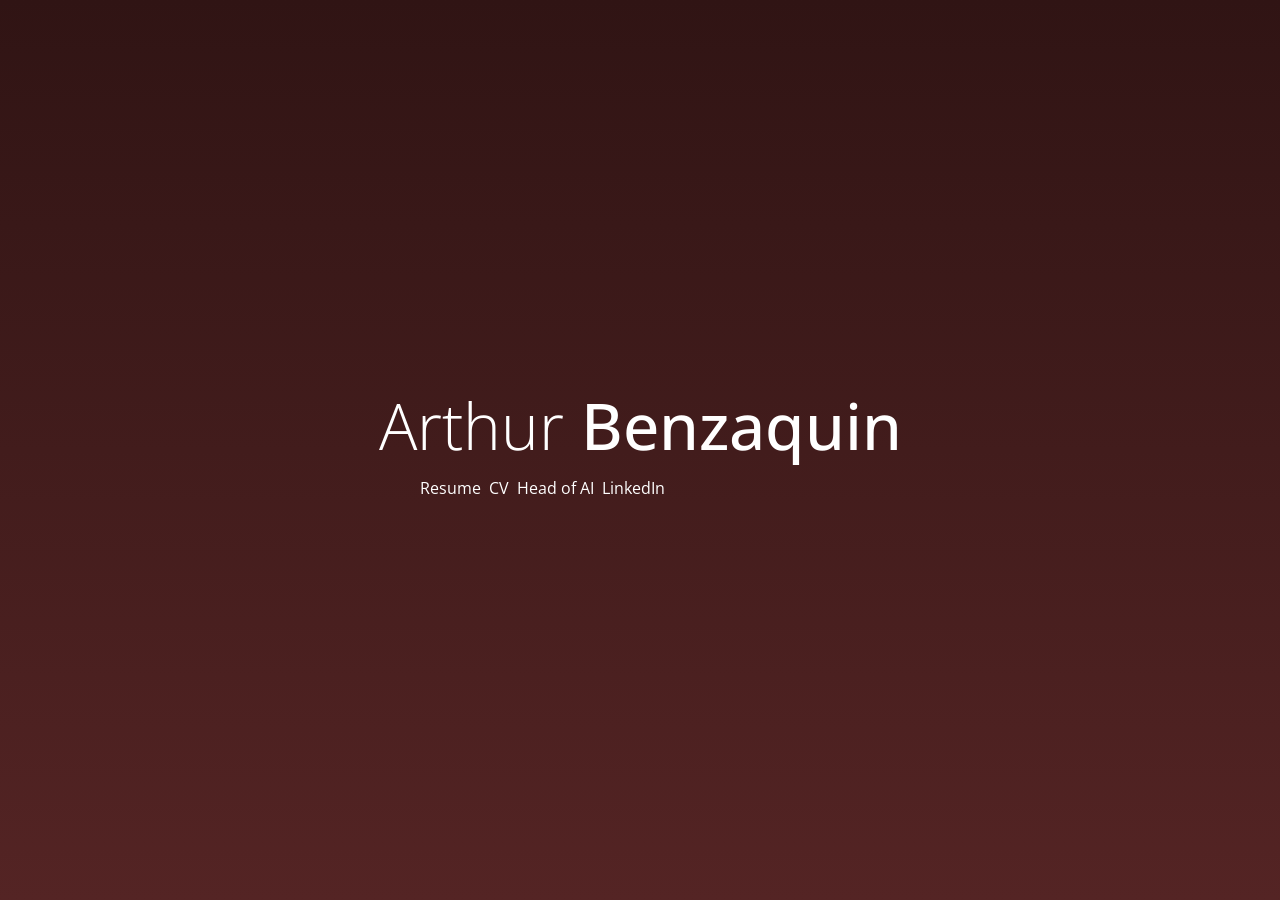
<file: index.html>
<!DOCTYPE html><html><head> <meta charset="utf-8"> <meta name="viewport" content="width=device-width,initial-scale=1.0, maximum-scale=1.0, user-scalable=0"> <link href="assets/css/main.min.css" rel="stylesheet"> <link href="https://fonts.googleapis.com/css?family=Open+Sans:300,400,700" rel="stylesheet"> <link rel="apple-touch-icon" sizes="180x180" href="./assets/img/favicon/apple-touch-icon.png"> <link rel="icon" type="image/png" sizes="32x32" href="./assets/img/favicon/favicon-32x32.png"> <link rel="icon" type="image/png" sizes="16x16" href="./assets/img/favicon/favicon-16x16.png"> <link rel="manifest" href="./assets/img/favicon/manifest.json"> <link rel="shortcut icon" href="./assets/img/favicon/favicon.ico"> <meta name="msapplication-config" content="./assets/img/favicon/browserconfig.xml"> <meta name="theme-color" content="#ffffff"> <meta name="description" content="Arthur Benzaquin is Microengineering engineer that graduated from EPFL"> <meta property="og:locale" content="en_GB"> <meta property="og:type" content="website"> <meta property='og:title' content='Arthur Benzaquin. Microengineering engineer.'> <meta property='og:description' content="Arthur Benzaquin is Microengineering engineer that graduated from EPFL"> <meta property='og:url' content='http://benzaqui.github.io/'> <meta property="og:site_name" content="Arthur Benzaquin"> <title>Arthur Benzaquin</title></head><body class='noselect'> <section class="intro"> <h1 class="intro-title"> <div class='name'> <span style="font-weight: 300">Arthur </span> <span style="font-weight: 500">Benzaquin</span> </div><span> <span class='intro-title-space'> </span> <a target="blank" href='assets/web_resume.pdf' class="link">Resume</a> </span>&nbsp <span> <span class='intro-title-space'> </span> <a target="blank" href='cv.html' class="link">CV</a> </span>&nbsp <span> <span class='intro-title-space'> </span> <a target="blank" href='head-of-ai.html' class="link">Head of AI</a> </span>&nbsp <span> <span class='intro-title-space'> </span> <a target="blank" href='https://www.linkedin.com/in/arthur-benzaquin/' class="link">LinkedIn</a> </span>&nbsp <span> <span class='intro-title-space'> </span> <a target="blank" href='mailto:benzaquinarthur@gmail.com?Subject=Hello%20Arthur' class="link">Mail</a> </span>&nbsp <span> <span class='intro-title-space'> </span> <a target="blank" href='https://www.instagram.com/arthurbenzaquin' class="link">Instagram</a> </span>&nbsp <span> <span class='intro-title-space'> </span> <a target="blank" href='benzaqui.github.io/assets/FinalFootYProductDesign2019.pdf' class="link">Archives</a> </span> </h1> </section></body></html>
</file>
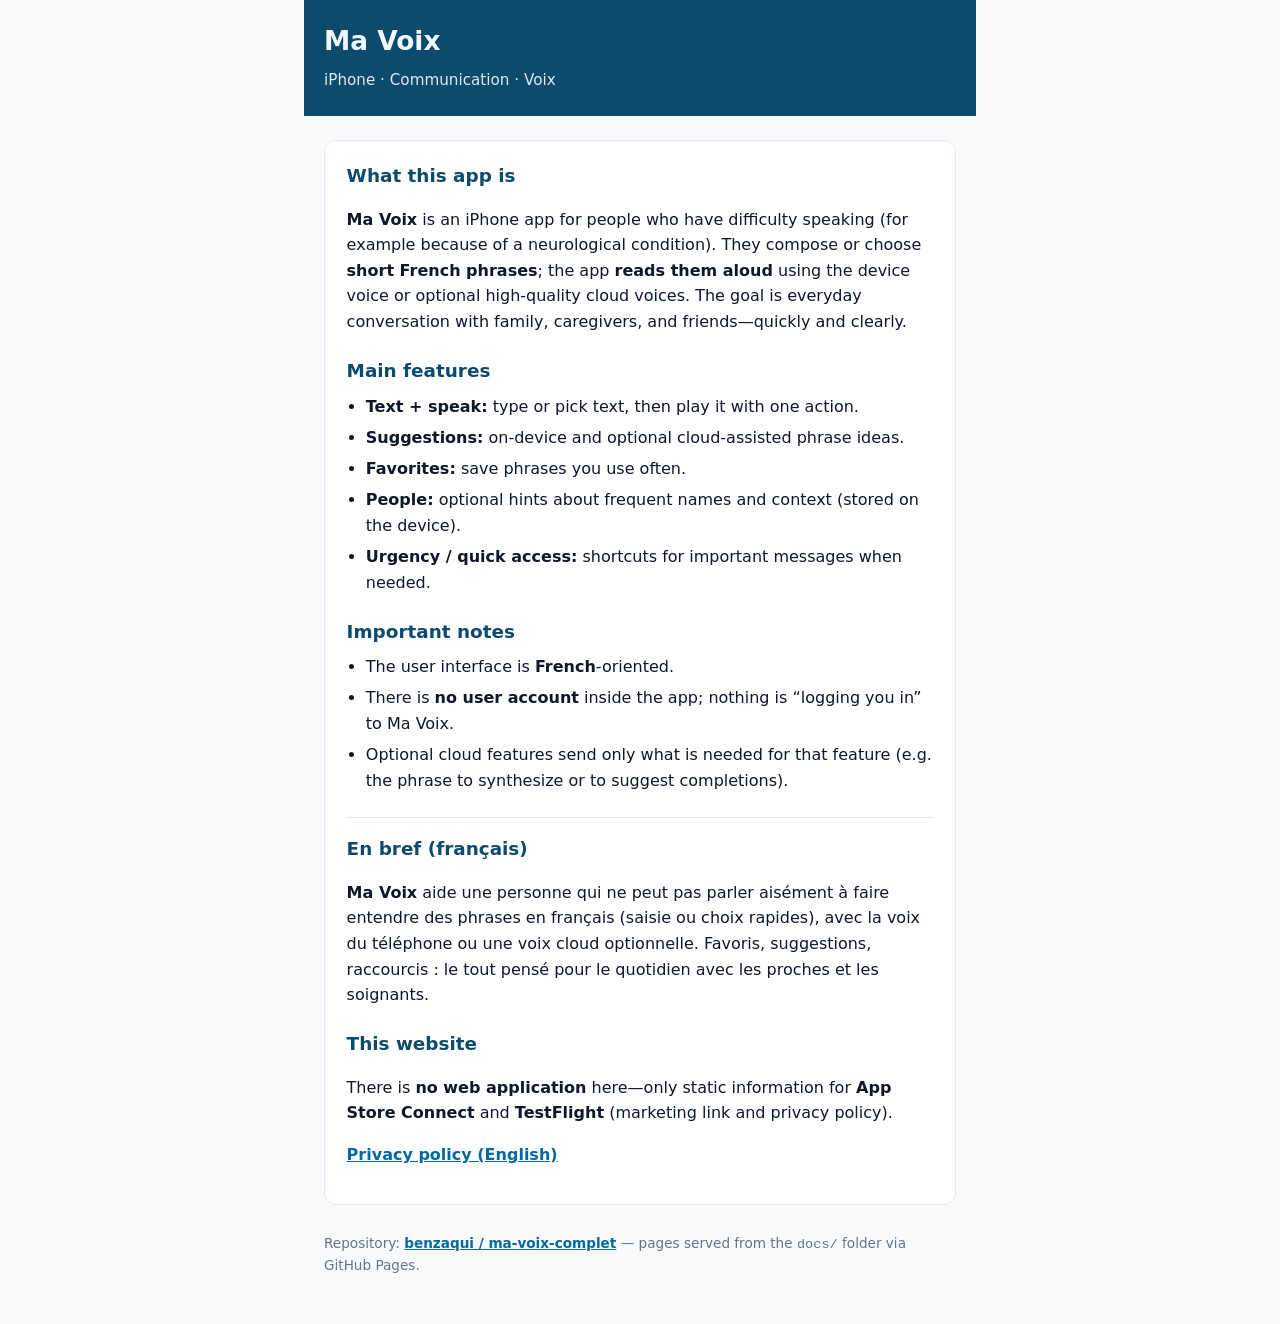
<file: ma-voix/index.html>
<!DOCTYPE html>
<html lang="fr">
  <head>
    <meta charset="utf-8" />
    <meta name="viewport" content="width=device-width, initial-scale=1" />
    <meta
      name="description"
      content="Ma Voix — aide à la communication sur iPhone : phrases en français, lecture vocale, favoris et suggestions."
    />
    <title>Ma Voix — Aide à la communication</title>
    <style>
      * {
        box-sizing: border-box;
      }
      body {
        font-family: system-ui, -apple-system, "Segoe UI", Roboto, sans-serif;
        max-width: 42rem;
        margin: 0 auto;
        padding: 1.5rem 1.25rem 3rem;
        line-height: 1.6;
        color: #0f172a;
        background: #f8fafc;
      }
      header {
        background: #0c4a6e;
        color: #f0f9ff;
        margin: -1.5rem -1.25rem 1.5rem;
        padding: 1.25rem 1.25rem 1.5rem;
      }
      header h1 {
        margin: 0 0 0.35rem;
        font-size: 1.65rem;
        font-weight: 800;
      }
      header p {
        margin: 0;
        opacity: 0.92;
        font-size: 0.95rem;
      }
      main {
        background: #fff;
        border-radius: 12px;
        padding: 1.25rem 1.35rem;
        border: 1px solid #e2e8f0;
      }
      h2 {
        font-size: 1.15rem;
        margin: 1.35rem 0 0.5rem;
        color: #0c4a6e;
      }
      h2:first-of-type {
        margin-top: 0;
      }
      ul {
        margin: 0.35rem 0 0;
        padding-left: 1.2rem;
      }
      li {
        margin: 0.35rem 0;
      }
      .lang {
        margin-top: 1.5rem;
        padding-top: 1rem;
        border-top: 1px solid #e2e8f0;
      }
      a {
        color: #0369a1;
        font-weight: 600;
      }
      footer {
        margin-top: 1.75rem;
        font-size: 0.85rem;
        color: #64748b;
      }
    </style>
  </head>
  <body>
    <header>
      <h1>Ma Voix</h1>
      <p>iPhone · Communication · Voix</p>
    </header>

    <main>
      <h2>What this app is</h2>
      <p>
        <strong>Ma Voix</strong> is an iPhone app for people who have difficulty speaking (for example
        because of a neurological condition). They compose or choose <strong>short French phrases</strong>;
        the app <strong>reads them aloud</strong> using the device voice or optional high-quality cloud
        voices. The goal is everyday conversation with family, caregivers, and friends—quickly and
        clearly.
      </p>

      <h2>Main features</h2>
      <ul>
        <li><strong>Text + speak:</strong> type or pick text, then play it with one action.</li>
        <li><strong>Suggestions:</strong> on-device and optional cloud-assisted phrase ideas.</li>
        <li><strong>Favorites:</strong> save phrases you use often.</li>
        <li><strong>People:</strong> optional hints about frequent names and context (stored on the device).</li>
        <li><strong>Urgency / quick access:</strong> shortcuts for important messages when needed.</li>
      </ul>

      <h2>Important notes</h2>
      <ul>
        <li>The user interface is <strong>French</strong>-oriented.</li>
        <li>There is <strong>no user account</strong> inside the app; nothing is “logging you in” to Ma Voix.</li>
        <li>Optional cloud features send only what is needed for that feature (e.g. the phrase to synthesize or to suggest completions).</li>
      </ul>

      <div class="lang">
        <h2>En bref (français)</h2>
        <p>
          <strong>Ma Voix</strong> aide une personne qui ne peut pas parler aisément à faire entendre des
          phrases en français (saisie ou choix rapides), avec la voix du téléphone ou une voix cloud
          optionnelle. Favoris, suggestions, raccourcis : le tout pensé pour le quotidien avec les proches
          et les soignants.
        </p>
      </div>

      <h2>This website</h2>
      <p>
        There is <strong>no web application</strong> here—only static information for
        <strong>App Store Connect</strong> and <strong>TestFlight</strong> (marketing link and privacy policy).
      </p>
      <p><a href="privacy.html">Privacy policy (English)</a></p>
    </main>

    <footer>
      Repository: <a href="https://github.com/benzaqui/ma-voix-complet">benzaqui / ma-voix-complet</a>
      — pages served from the <code>docs/</code> folder via GitHub Pages.
    </footer>
  </body>
</html>
</file>
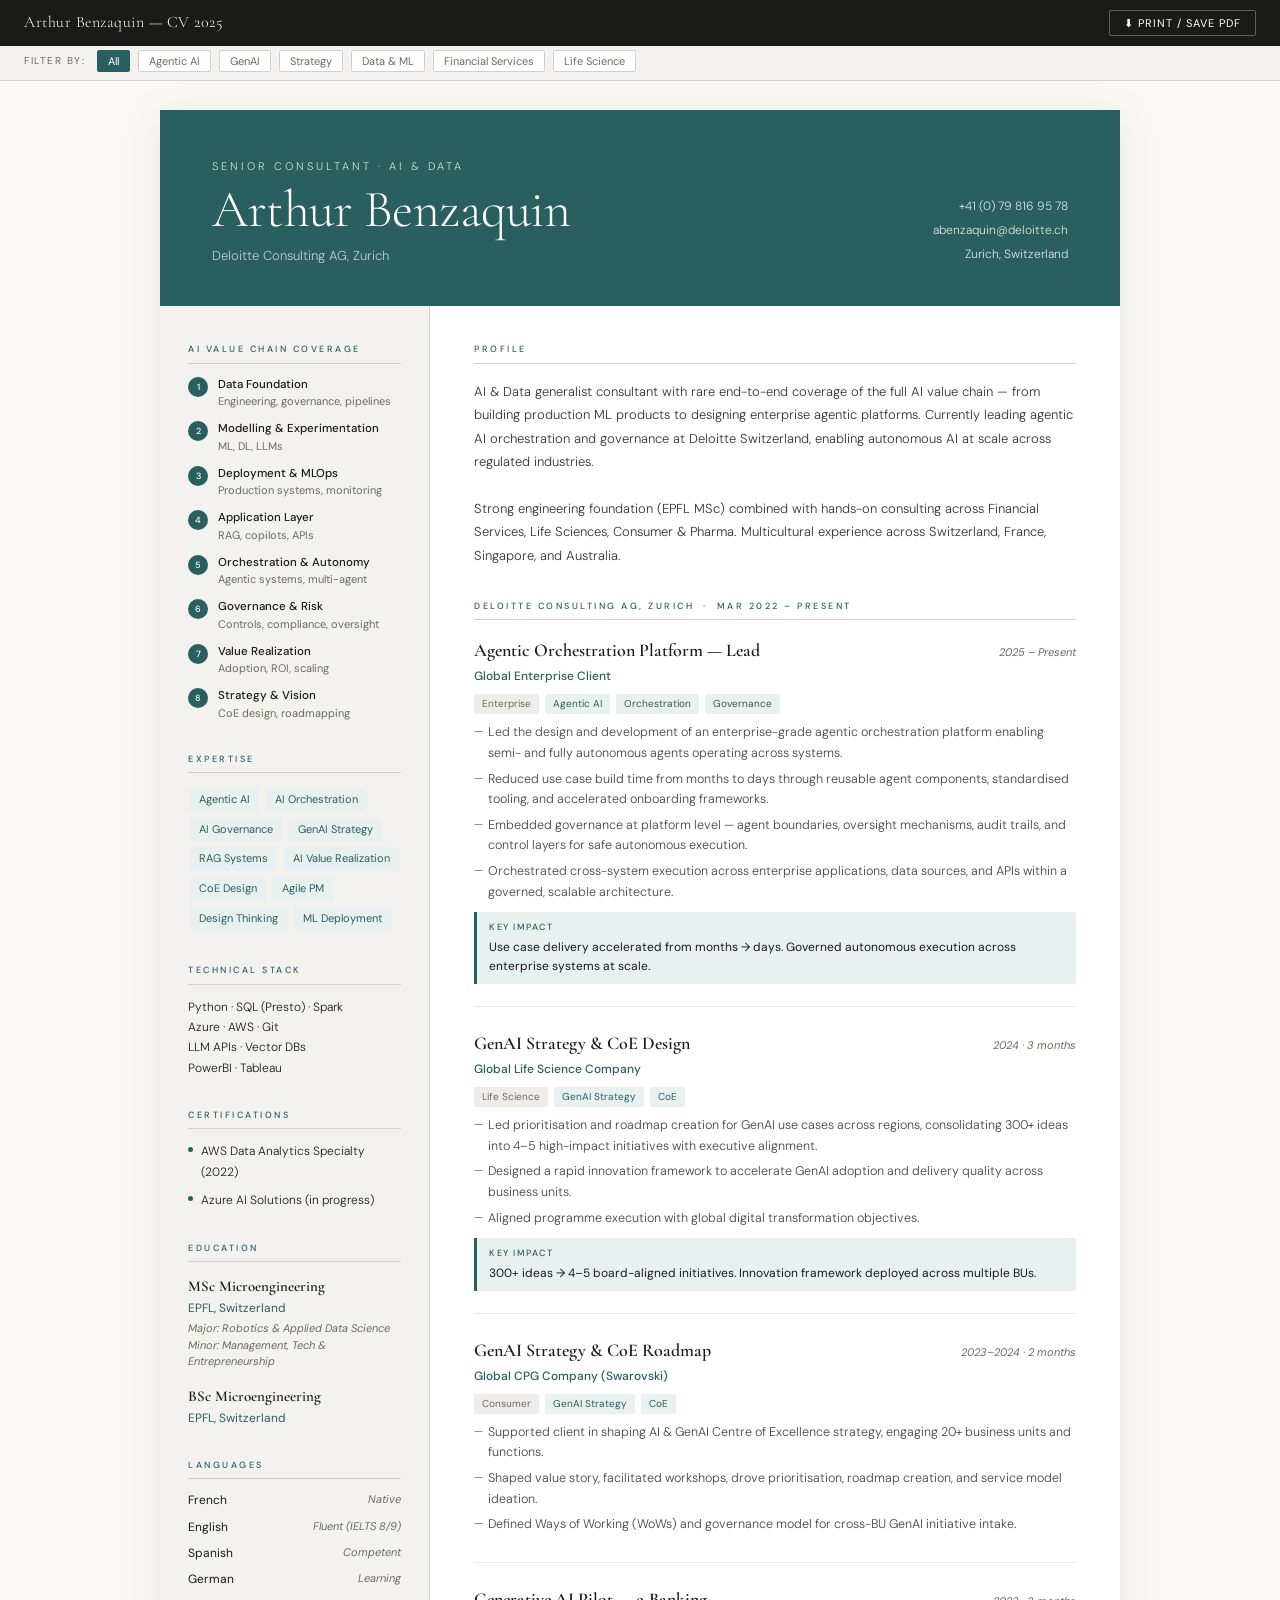
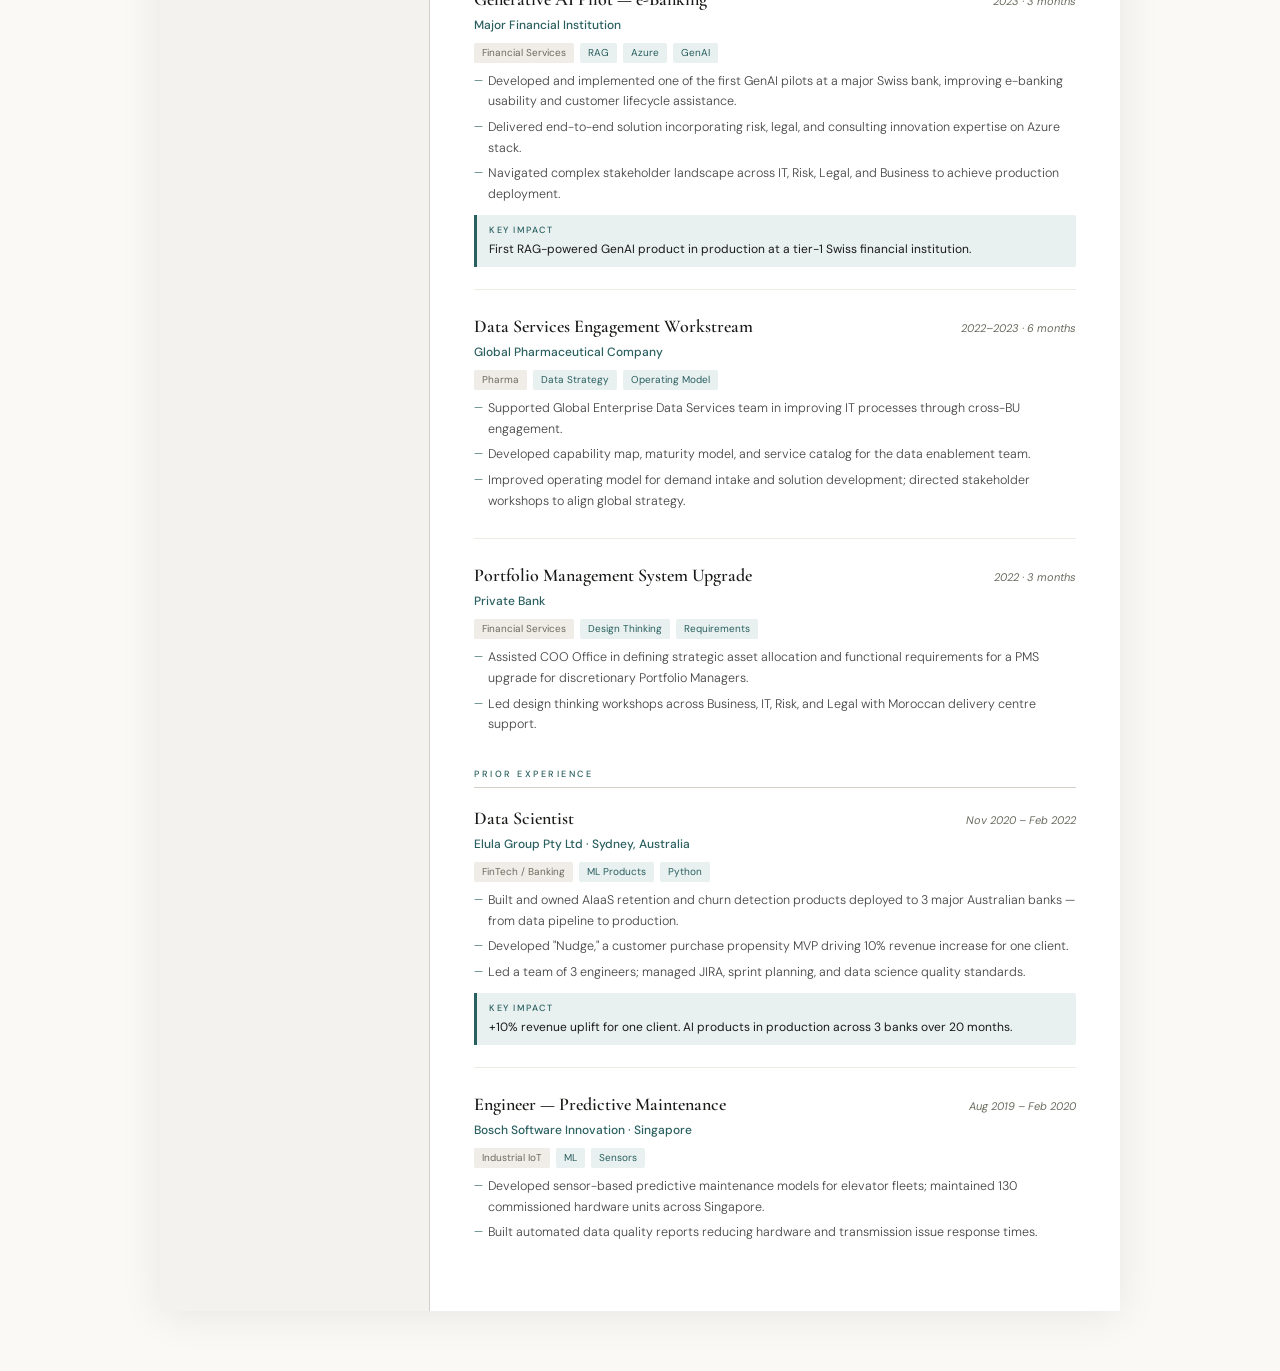
<file: cv.html>
<!DOCTYPE html>
<html lang="en">
<head>
<meta charset="UTF-8">
<meta name="viewport" content="width=device-width, initial-scale=1.0">
<title>Arthur Benzaquin — CV</title>
<link href="https://fonts.googleapis.com/css2?family=Cormorant+Garamond:ital,wght@0,300;0,400;0,600;1,300;1,400&family=DM+Sans:wght@300;400;500&display=swap" rel="stylesheet">
<style>
  :root {
    --ink: #1a1a18;
    --muted: #6b6b60;
    --accent: #2a5f5f;
    --accent-light: #e8f0f0;
    --rule: #d4cfc8;
    --bg: #faf9f6;
    --white: #ffffff;
  }
  * { margin: 0; padding: 0; box-sizing: border-box; }
  body { font-family: 'DM Sans', sans-serif; background: var(--bg); color: var(--ink); font-size: 13px; line-height: 1.6; }

/* TOOLBAR */
.toolbar {
  position: fixed; top: 0; left: 0; right: 0; z-index: 100;
  background: var(--ink); color: white;
  display: flex; align-items: center; justify-content: space-between;
  padding: 10px 24px; font-size: 12px;
}
.toolbar-name { font-family: 'Cormorant Garamond', serif; font-size: 16px; font-weight: 300; letter-spacing: 0.5px; }
.toolbar-actions { display: flex; gap: 12px; }
.btn { background: transparent; border: 1px solid rgba(255,255,255,0.3); color: white; padding: 5px 14px; font-size: 11px; letter-spacing: 1px; text-transform: uppercase; cursor: pointer; font-family: 'DM Sans', sans-serif; border-radius: 2px; transition: all 0.2s; }
.btn:hover { background: rgba(255,255,255,0.1); border-color: white; }
.btn-primary { background: var(--accent); border-color: var(--accent); }
.btn-primary:hover { background: #1e4545; }

/* FILTER BAR */
.filter-bar {
  position: fixed; top: 42px; left: 0; right: 0; z-index: 99;
  background: #f4f2ee; border-bottom: 1px solid var(--rule);
  display: flex; align-items: center; gap: 8px; padding: 8px 24px;
  flex-wrap: wrap;
}
.filter-label { font-size: 10px; letter-spacing: 1.5px; text-transform: uppercase; color: var(--muted); margin-right: 4px; }
.filter-tag { background: white; border: 1px solid var(--rule); color: var(--muted); font-size: 11px; padding: 3px 10px; border-radius: 2px; cursor: pointer; transition: all 0.2s; font-family: 'DM Sans', sans-serif; }
.filter-tag:hover, .filter-tag.active { background: var(--accent); border-color: var(--accent); color: white; }

/* PAGE */
.page { max-width: 960px; margin: 110px auto 60px; background: var(--white); box-shadow: 0 4px 40px rgba(0,0,0,0.08); animation: fadeIn 0.5s ease; }
@keyframes fadeIn { from { opacity: 0; transform: translateY(10px); } to { opacity: 1; transform: translateY(0); } }

/* HEADER */
.header { background: var(--accent); color: white; padding: 48px 52px 40px; display: grid; grid-template-columns: 1fr auto; align-items: end; gap: 24px; }
.header-title { font-size: 11px; font-weight: 300; letter-spacing: 3px; text-transform: uppercase; opacity: 0.8; margin-bottom: 8px; }
.header-name { font-family: 'Cormorant Garamond', serif; font-size: 52px; font-weight: 300; letter-spacing: -0.5px; line-height: 1; margin-bottom: 10px; }
.header-company { font-size: 13px; opacity: 0.7; font-weight: 300; }
.header-contact { text-align: right; font-size: 12px; font-weight: 300; opacity: 0.85; line-height: 2; }
.header-contact a { color: white; text-decoration: none; }

/* BODY */
.body { display: grid; grid-template-columns: 270px 1fr; }

/* SIDEBAR */
.sidebar { background: #f4f2ee; padding: 36px 28px; border-right: 1px solid var(--rule); }
.sidebar-section { margin-bottom: 30px; }
.sidebar-heading { font-size: 9px; font-weight: 500; letter-spacing: 2.5px; text-transform: uppercase; color: var(--accent); margin-bottom: 12px; padding-bottom: 6px; border-bottom: 1px solid var(--rule); }
.sidebar-text { font-size: 12px; color: var(--ink); line-height: 1.7; font-weight: 300; }

.skill-tag { display: inline-block; background: var(--accent-light); color: var(--accent); font-size: 11px; padding: 3px 9px; border-radius: 2px; margin: 3px 2px; font-weight: 400; transition: all 0.2s; cursor: default; }
.skill-tag:hover { background: var(--accent); color: white; }

.chain-item { display: flex; align-items: flex-start; gap: 10px; margin-bottom: 10px; }
.chain-num { width: 20px; height: 20px; background: var(--accent); color: white; border-radius: 50%; display: flex; align-items: center; justify-content: center; font-size: 9px; font-weight: 500; flex-shrink: 0; margin-top: 1px; }
.chain-text { font-size: 11.5px; color: var(--ink); line-height: 1.5; }
.chain-text strong { font-weight: 500; display: block; }
.chain-text span { color: var(--muted); font-size: 11px; }

.cert-item { display: flex; gap: 8px; align-items: flex-start; margin-bottom: 8px; }
.cert-dot { width: 5px; height: 5px; border-radius: 50%; background: var(--accent); margin-top: 6px; flex-shrink: 0; }

.lang-row { display: flex; justify-content: space-between; margin-bottom: 7px; font-size: 12px; }
.lang-level { font-size: 11px; color: var(--muted); font-style: italic; }

.edu-item { margin-bottom: 14px; }
.edu-degree { font-family: 'Cormorant Garamond', serif; font-size: 15px; font-weight: 600; }
.edu-school { font-size: 12px; color: var(--accent); margin-top: 1px; }
.edu-detail { font-size: 11px; color: var(--muted); font-style: italic; margin-top: 2px; line-height: 1.5; }

/* MAIN */
.main { padding: 36px 44px; }
.section { margin-bottom: 32px; }
.section-title { font-size: 9px; font-weight: 500; letter-spacing: 2.5px; text-transform: uppercase; color: var(--accent); margin-bottom: 16px; padding-bottom: 6px; border-bottom: 1px solid var(--rule); }
.summary-text { font-size: 13px; line-height: 1.8; color: #333; font-weight: 300; }

/* EXPERIENCE */
.exp-item { margin-bottom: 22px; padding-bottom: 22px; border-bottom: 1px solid #eeebe5; transition: all 0.3s; }
.exp-item:last-child { border-bottom: none; margin-bottom: 0; padding-bottom: 0; }
.exp-item.hidden { display: none; }

.exp-header { display: flex; justify-content: space-between; align-items: baseline; margin-bottom: 2px; }
.exp-role { font-family: 'Cormorant Garamond', serif; font-size: 18px; font-weight: 600; color: var(--ink); }
.exp-duration { font-size: 11px; color: var(--muted); font-style: italic; white-space: nowrap; margin-left: 12px; }
.exp-org { font-size: 12px; color: var(--accent); font-weight: 500; margin-bottom: 8px; }

.exp-tags { margin-bottom: 8px; display: flex; gap: 6px; flex-wrap: wrap; }
.tag { font-size: 10px; padding: 2px 8px; border-radius: 2px; font-weight: 400; }
.tag-industry { background: #f0ede8; color: var(--muted); }
.tag-tech { background: var(--accent-light); color: var(--accent); }

.exp-bullets { list-style: none; }
.exp-bullets li { font-size: 12.5px; color: #444; font-weight: 300; line-height: 1.65; margin-bottom: 5px; padding-left: 14px; position: relative; }
.exp-bullets li::before { content: '—'; position: absolute; left: 0; color: var(--accent); font-size: 11px; }

.exp-impact { background: var(--accent-light); border-left: 3px solid var(--accent); padding: 8px 12px; margin-top: 10px; border-radius: 0 2px 2px 0; }
.exp-impact-label { font-size: 9px; letter-spacing: 1.5px; text-transform: uppercase; color: var(--accent); font-weight: 500; margin-bottom: 3px; }
.exp-impact-text { font-size: 12px; color: var(--ink); font-weight: 400; }

@media print { .toolbar, .filter-bar { display: none; } .page { margin: 0; box-shadow: none; } }
</style>
</head>
<body>

<!-- TOOLBAR -->
<div class="toolbar">
  <div class="toolbar-name">Arthur Benzaquin — CV 2025</div>
  <div class="toolbar-actions">
    <button class="btn" onclick="window.print()">&#11015; Print / Save PDF</button>
  </div>
</div>

<!-- FILTER BAR -->
<div class="filter-bar">
  <span class="filter-label">Filter by:</span>
  <button class="filter-tag active" onclick="filterExp('all', this)">All</button>
  <button class="filter-tag" onclick="filterExp('agentic', this)">Agentic AI</button>
  <button class="filter-tag" onclick="filterExp('genai', this)">GenAI</button>
  <button class="filter-tag" onclick="filterExp('strategy', this)">Strategy</button>
  <button class="filter-tag" onclick="filterExp('data', this)">Data &amp; ML</button>
  <button class="filter-tag" onclick="filterExp('fs', this)">Financial Services</button>
  <button class="filter-tag" onclick="filterExp('lifescience', this)">Life Science</button>
</div>

<div class="page">
  <!-- HEADER -->
  <div class="header">
    <div>
      <div class="header-title">Senior Consultant · AI &amp; Data</div>
      <div class="header-name">Arthur Benzaquin</div>
      <div class="header-company">Deloitte Consulting AG, Zurich</div>
    </div>
    <div class="header-contact">
      +41 (0) 79 816 95 78<br>
      <a href="mailto:abenzaquin@deloitte.ch">abenzaquin@deloitte.ch</a><br>
      Zurich, Switzerland
    </div>
  </div>

  <div class="body">
    <!-- SIDEBAR -->
    <div class="sidebar">

      <div class="sidebar-section">
        <div class="sidebar-heading">AI Value Chain Coverage</div>
        <div class="chain-item"><div class="chain-num">1</div><div class="chain-text"><strong>Data Foundation</strong><span>Engineering, governance, pipelines</span></div></div>
        <div class="chain-item"><div class="chain-num">2</div><div class="chain-text"><strong>Modelling &amp; Experimentation</strong><span>ML, DL, LLMs</span></div></div>
        <div class="chain-item"><div class="chain-num">3</div><div class="chain-text"><strong>Deployment &amp; MLOps</strong><span>Production systems, monitoring</span></div></div>
        <div class="chain-item"><div class="chain-num">4</div><div class="chain-text"><strong>Application Layer</strong><span>RAG, copilots, APIs</span></div></div>
        <div class="chain-item"><div class="chain-num">5</div><div class="chain-text"><strong>Orchestration &amp; Autonomy</strong><span>Agentic systems, multi-agent</span></div></div>
        <div class="chain-item"><div class="chain-num">6</div><div class="chain-text"><strong>Governance &amp; Risk</strong><span>Controls, compliance, oversight</span></div></div>
        <div class="chain-item"><div class="chain-num">7</div><div class="chain-text"><strong>Value Realization</strong><span>Adoption, ROI, scaling</span></div></div>
        <div class="chain-item"><div class="chain-num">8</div><div class="chain-text"><strong>Strategy &amp; Vision</strong><span>CoE design, roadmapping</span></div></div>
      </div>

      <div class="sidebar-section">
        <div class="sidebar-heading">Expertise</div>
        <span class="skill-tag">Agentic AI</span>
        <span class="skill-tag">AI Orchestration</span>
        <span class="skill-tag">AI Governance</span>
        <span class="skill-tag">GenAI Strategy</span>
        <span class="skill-tag">RAG Systems</span>
        <span class="skill-tag">AI Value Realization</span>
        <span class="skill-tag">CoE Design</span>
        <span class="skill-tag">Agile PM</span>
        <span class="skill-tag">Design Thinking</span>
        <span class="skill-tag">ML Deployment</span>
      </div>

      <div class="sidebar-section">
        <div class="sidebar-heading">Technical Stack</div>
        <div class="sidebar-text">Python · SQL (Presto) · Spark<br>Azure · AWS · Git<br>LLM APIs · Vector DBs<br>PowerBI · Tableau</div>
      </div>

      <div class="sidebar-section">
        <div class="sidebar-heading">Certifications</div>
        <div class="cert-item"><div class="cert-dot"></div><div class="sidebar-text">AWS Data Analytics Specialty (2022)</div></div>
        <div class="cert-item"><div class="cert-dot"></div><div class="sidebar-text">Azure AI Solutions (in progress)</div></div>
      </div>

      <div class="sidebar-section">
        <div class="sidebar-heading">Education</div>
        <div class="edu-item">
          <div class="edu-degree">MSc Microengineering</div>
          <div class="edu-school">EPFL, Switzerland</div>
          <div class="edu-detail">Major: Robotics &amp; Applied Data Science<br>Minor: Management, Tech &amp; Entrepreneurship</div>
        </div>
        <div class="edu-item">
          <div class="edu-degree">BSc Microengineering</div>
          <div class="edu-school">EPFL, Switzerland</div>
        </div>
      </div>

      <div class="sidebar-section">
        <div class="sidebar-heading">Languages</div>
        <div class="lang-row"><span>French</span><span class="lang-level">Native</span></div>
        <div class="lang-row"><span>English</span><span class="lang-level">Fluent (IELTS 8/9)</span></div>
        <div class="lang-row"><span>Spanish</span><span class="lang-level">Competent</span></div>
        <div class="lang-row"><span>German</span><span class="lang-level">Learning</span></div>
      </div>

    </div>

    <!-- MAIN -->
    <div class="main">

      <div class="section">
        <div class="section-title">Profile</div>
        <div class="summary-text">
          AI &amp; Data generalist consultant with rare end-to-end coverage of the full AI value chain — from building production ML products to designing enterprise agentic platforms. Currently leading agentic AI orchestration and governance at Deloitte Switzerland, enabling autonomous AI at scale across regulated industries.<br><br>
          Strong engineering foundation (EPFL MSc) combined with hands-on consulting across Financial Services, Life Sciences, Consumer &amp; Pharma. Multicultural experience across Switzerland, France, Singapore, and Australia.
        </div>
      </div>

      <!-- DELOITTE -->
      <div class="section">
        <div class="section-title">Deloitte Consulting AG, Zurich &nbsp;·&nbsp; Mar 2022 – Present</div>

        <div class="exp-item" data-tags="agentic,genai,fs">
          <div class="exp-header">
            <div class="exp-role">Agentic Orchestration Platform — Lead</div>
            <div class="exp-duration">2025 – Present</div>
          </div>
          <div class="exp-org">Global Enterprise Client</div>
          <div class="exp-tags">
            <span class="tag tag-industry">Enterprise</span>
            <span class="tag tag-tech">Agentic AI</span>
            <span class="tag tag-tech">Orchestration</span>
            <span class="tag tag-tech">Governance</span>
          </div>
          <ul class="exp-bullets">
            <li>Led the design and development of an enterprise-grade agentic orchestration platform enabling semi- and fully autonomous agents operating across systems.</li>
            <li>Reduced use case build time from months to days through reusable agent components, standardised tooling, and accelerated onboarding frameworks.</li>
            <li>Embedded governance at platform level — agent boundaries, oversight mechanisms, audit trails, and control layers for safe autonomous execution.</li>
            <li>Orchestrated cross-system execution across enterprise applications, data sources, and APIs within a governed, scalable architecture.</li>
          </ul>
          <div class="exp-impact">
            <div class="exp-impact-label">Key Impact</div>
            <div class="exp-impact-text">Use case delivery accelerated from months → days. Governed autonomous execution across enterprise systems at scale.</div>
          </div>
        </div>

        <div class="exp-item" data-tags="strategy,genai,lifescience">
          <div class="exp-header">
            <div class="exp-role">GenAI Strategy &amp; CoE Design</div>
            <div class="exp-duration">2024 · 3 months</div>
          </div>
          <div class="exp-org">Global Life Science Company</div>
          <div class="exp-tags">
            <span class="tag tag-industry">Life Science</span>
            <span class="tag tag-tech">GenAI Strategy</span>
            <span class="tag tag-tech">CoE</span>
          </div>
          <ul class="exp-bullets">
            <li>Led prioritisation and roadmap creation for GenAI use cases across regions, consolidating 300+ ideas into 4–5 high-impact initiatives with executive alignment.</li>
            <li>Designed a rapid innovation framework to accelerate GenAI adoption and delivery quality across business units.</li>
            <li>Aligned programme execution with global digital transformation objectives.</li>
          </ul>
          <div class="exp-impact">
            <div class="exp-impact-label">Key Impact</div>
            <div class="exp-impact-text">300+ ideas → 4–5 board-aligned initiatives. Innovation framework deployed across multiple BUs.</div>
          </div>
        </div>

        <div class="exp-item" data-tags="strategy,genai">
          <div class="exp-header">
            <div class="exp-role">GenAI Strategy &amp; CoE Roadmap</div>
            <div class="exp-duration">2023–2024 · 2 months</div>
          </div>
          <div class="exp-org">Global CPG Company (Swarovski)</div>
          <div class="exp-tags">
            <span class="tag tag-industry">Consumer</span>
            <span class="tag tag-tech">GenAI Strategy</span>
            <span class="tag tag-tech">CoE</span>
          </div>
          <ul class="exp-bullets">
            <li>Supported client in shaping AI &amp; GenAI Centre of Excellence strategy, engaging 20+ business units and functions.</li>
            <li>Shaped value story, facilitated workshops, drove prioritisation, roadmap creation, and service model ideation.</li>
            <li>Defined Ways of Working (WoWs) and governance model for cross-BU GenAI initiative intake.</li>
          </ul>
        </div>

        <div class="exp-item" data-tags="genai,fs">
          <div class="exp-header">
            <div class="exp-role">Generative AI Pilot — e-Banking</div>
            <div class="exp-duration">2023 · 3 months</div>
          </div>
          <div class="exp-org">Major Financial Institution</div>
          <div class="exp-tags">
            <span class="tag tag-industry">Financial Services</span>
            <span class="tag tag-tech">RAG</span>
            <span class="tag tag-tech">Azure</span>
            <span class="tag tag-tech">GenAI</span>
          </div>
          <ul class="exp-bullets">
            <li>Developed and implemented one of the first GenAI pilots at a major Swiss bank, improving e-banking usability and customer lifecycle assistance.</li>
            <li>Delivered end-to-end solution incorporating risk, legal, and consulting innovation expertise on Azure stack.</li>
            <li>Navigated complex stakeholder landscape across IT, Risk, Legal, and Business to achieve production deployment.</li>
          </ul>
          <div class="exp-impact">
            <div class="exp-impact-label">Key Impact</div>
            <div class="exp-impact-text">First RAG-powered GenAI product in production at a tier-1 Swiss financial institution.</div>
          </div>
        </div>

        <div class="exp-item" data-tags="strategy,data,lifescience">
          <div class="exp-header">
            <div class="exp-role">Data Services Engagement Workstream</div>
            <div class="exp-duration">2022–2023 · 6 months</div>
          </div>
          <div class="exp-org">Global Pharmaceutical Company</div>
          <div class="exp-tags">
            <span class="tag tag-industry">Pharma</span>
            <span class="tag tag-tech">Data Strategy</span>
            <span class="tag tag-tech">Operating Model</span>
          </div>
          <ul class="exp-bullets">
            <li>Supported Global Enterprise Data Services team in improving IT processes through cross-BU engagement.</li>
            <li>Developed capability map, maturity model, and service catalog for the data enablement team.</li>
            <li>Improved operating model for demand intake and solution development; directed stakeholder workshops to align global strategy.</li>
          </ul>
        </div>

        <div class="exp-item" data-tags="strategy,fs">
          <div class="exp-header">
            <div class="exp-role">Portfolio Management System Upgrade</div>
            <div class="exp-duration">2022 · 3 months</div>
          </div>
          <div class="exp-org">Private Bank</div>
          <div class="exp-tags">
            <span class="tag tag-industry">Financial Services</span>
            <span class="tag tag-tech">Design Thinking</span>
            <span class="tag tag-tech">Requirements</span>
          </div>
          <ul class="exp-bullets">
            <li>Assisted COO Office in defining strategic asset allocation and functional requirements for a PMS upgrade for discretionary Portfolio Managers.</li>
            <li>Led design thinking workshops across Business, IT, Risk, and Legal with Moroccan delivery centre support.</li>
          </ul>
        </div>
      </div>

      <!-- PRIOR -->
      <div class="section">
        <div class="section-title">Prior Experience</div>

        <div class="exp-item" data-tags="data">
          <div class="exp-header">
            <div class="exp-role">Data Scientist</div>
            <div class="exp-duration">Nov 2020 – Feb 2022</div>
          </div>
          <div class="exp-org">Elula Group Pty Ltd · Sydney, Australia</div>
          <div class="exp-tags">
            <span class="tag tag-industry">FinTech / Banking</span>
            <span class="tag tag-tech">ML Products</span>
            <span class="tag tag-tech">Python</span>
          </div>
          <ul class="exp-bullets">
            <li>Built and owned AIaaS retention and churn detection products deployed to 3 major Australian banks — from data pipeline to production.</li>
            <li>Developed "Nudge," a customer purchase propensity MVP driving 10% revenue increase for one client.</li>
            <li>Led a team of 3 engineers; managed JIRA, sprint planning, and data science quality standards.</li>
          </ul>
          <div class="exp-impact">
            <div class="exp-impact-label">Key Impact</div>
            <div class="exp-impact-text">+10% revenue uplift for one client. AI products in production across 3 banks over 20 months.</div>
          </div>
        </div>

        <div class="exp-item" data-tags="data">
          <div class="exp-header">
            <div class="exp-role">Engineer — Predictive Maintenance</div>
            <div class="exp-duration">Aug 2019 – Feb 2020</div>
          </div>
          <div class="exp-org">Bosch Software Innovation · Singapore</div>
          <div class="exp-tags">
            <span class="tag tag-industry">Industrial IoT</span>
            <span class="tag tag-tech">ML</span>
            <span class="tag tag-tech">Sensors</span>
          </div>
          <ul class="exp-bullets">
            <li>Developed sensor-based predictive maintenance models for elevator fleets; maintained 130 commissioned hardware units across Singapore.</li>
            <li>Built automated data quality reports reducing hardware and transmission issue response times.</li>
          </ul>
        </div>

      </div>

    </div>
  </div>
</div>

<script>
function filterExp(tag, el) {
  document.querySelectorAll('.filter-tag').forEach(t => t.classList.remove('active'));
  el.classList.add('active');
  document.querySelectorAll('.exp-item').forEach(item => {
    if (tag === 'all') { item.classList.remove('hidden'); return; }
    const tags = item.dataset.tags || '';
    item.classList.toggle('hidden', !tags.includes(tag));
  });
}
</script>

</body>
</html>
</file>
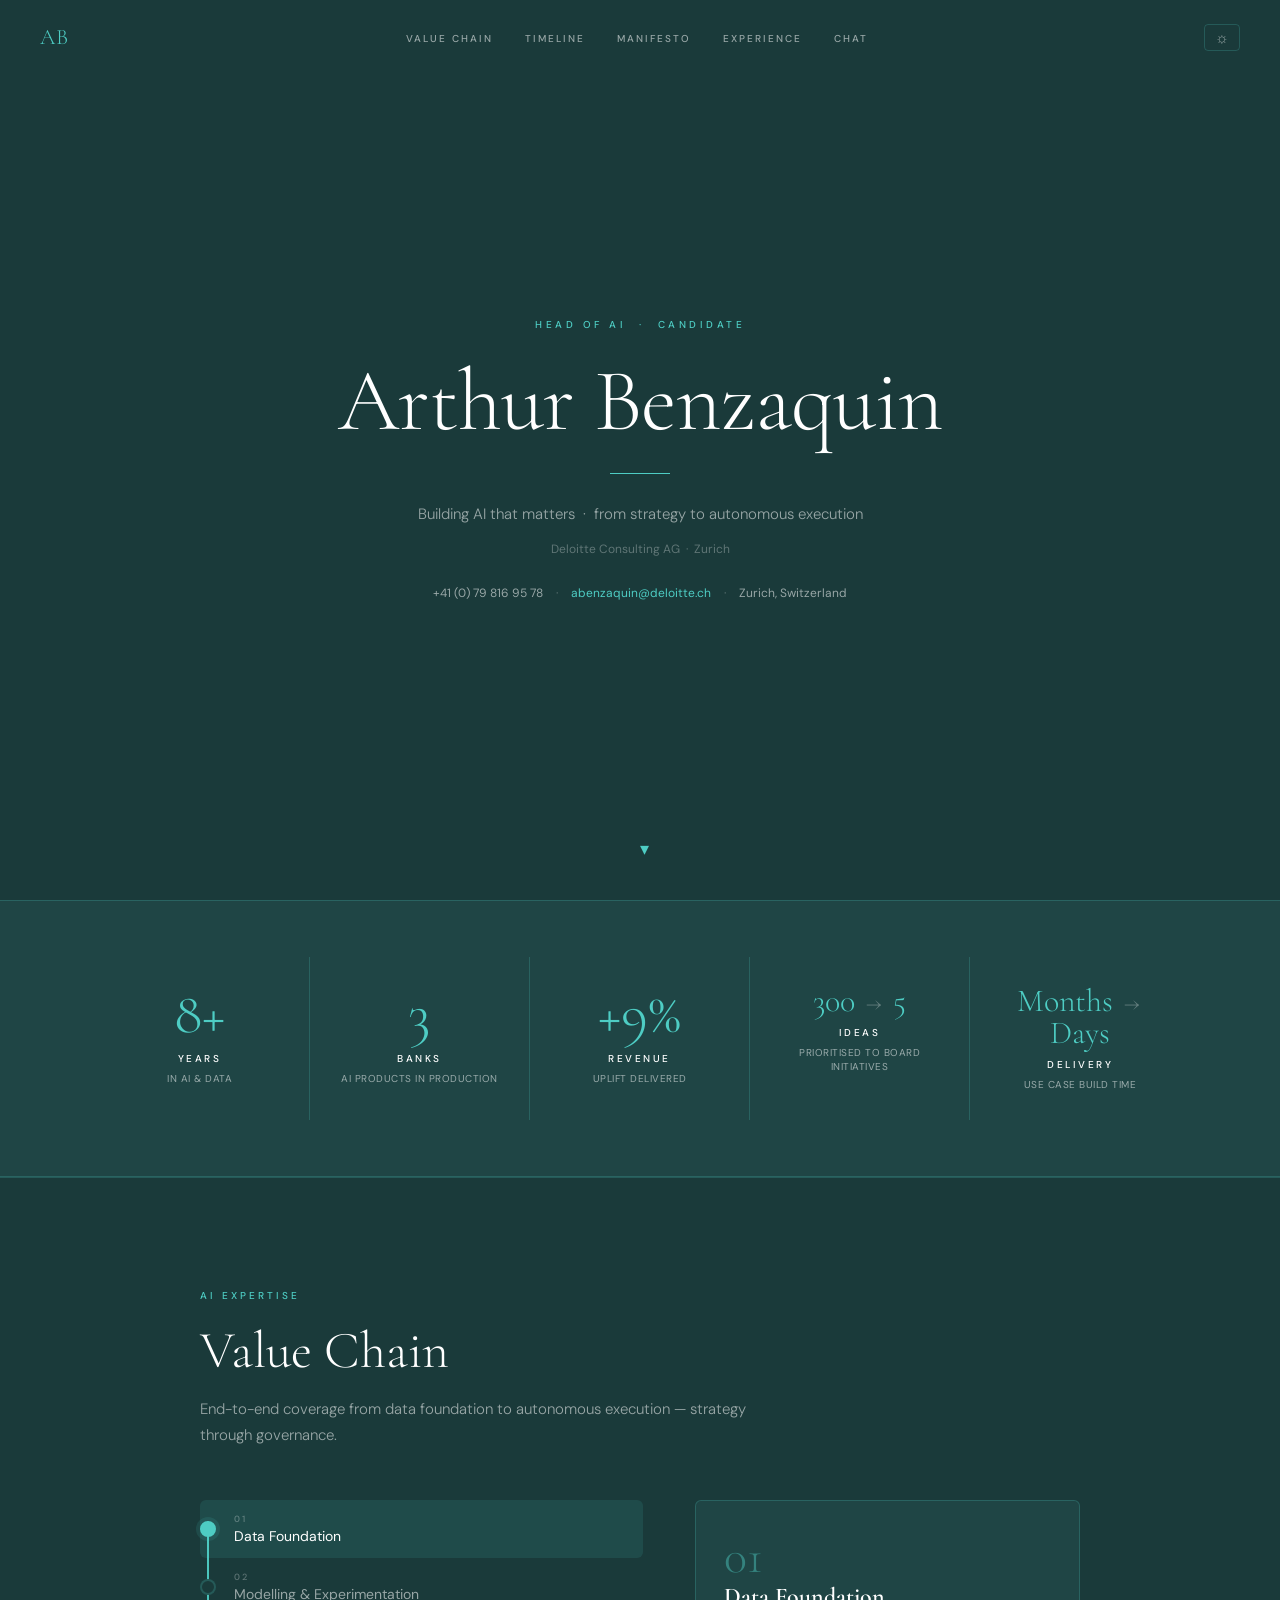
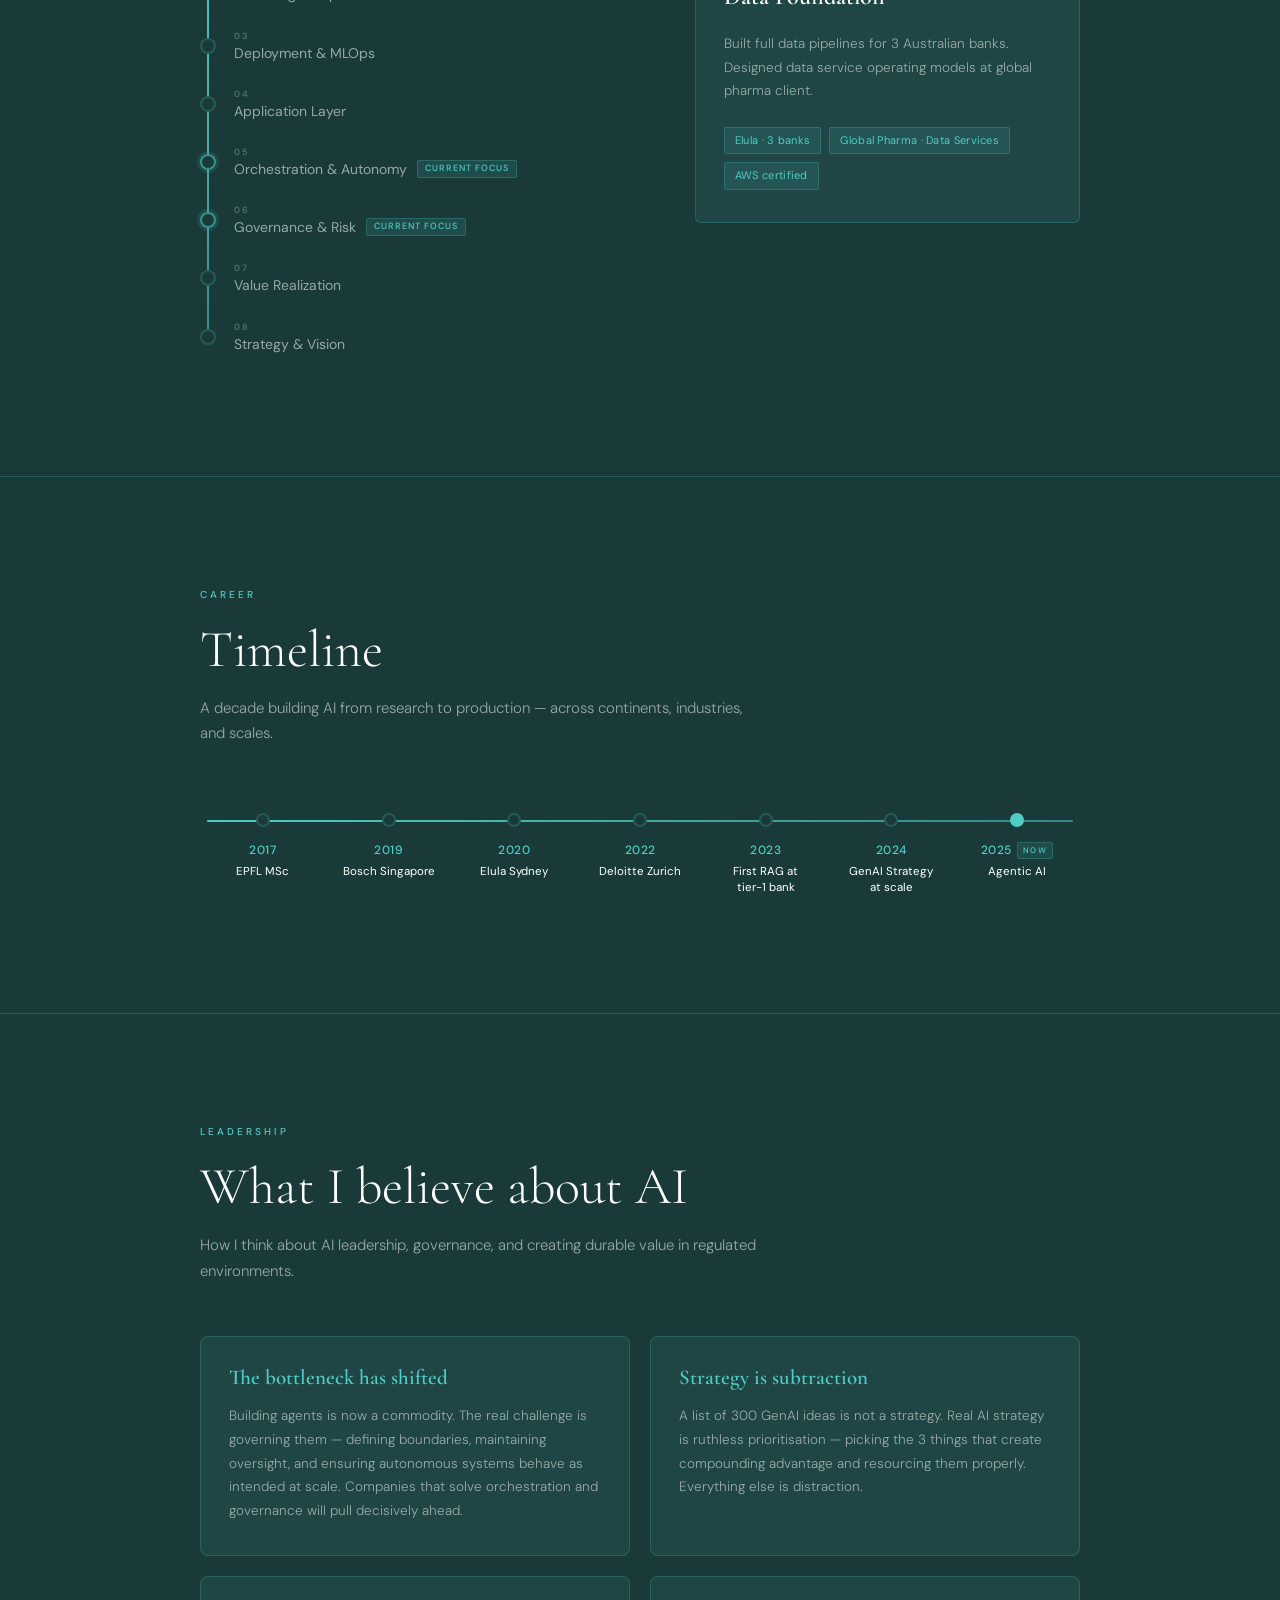
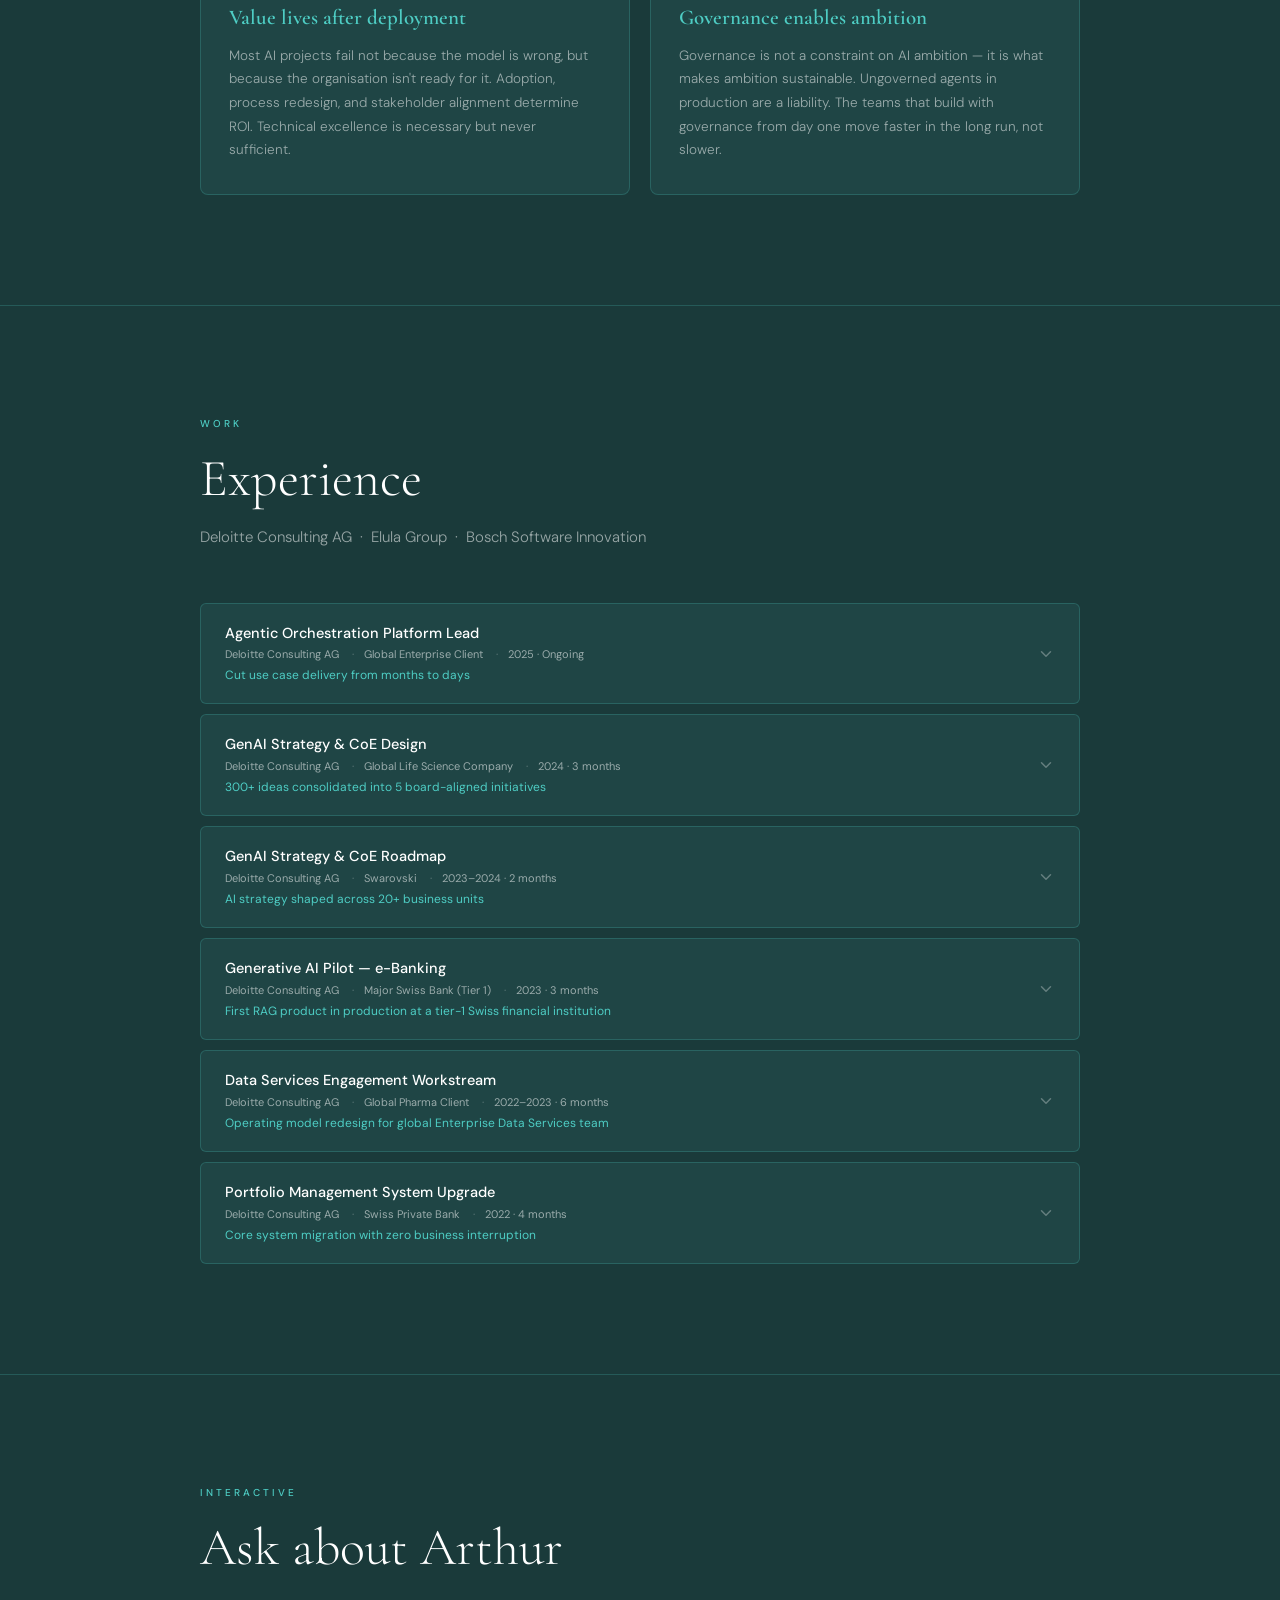
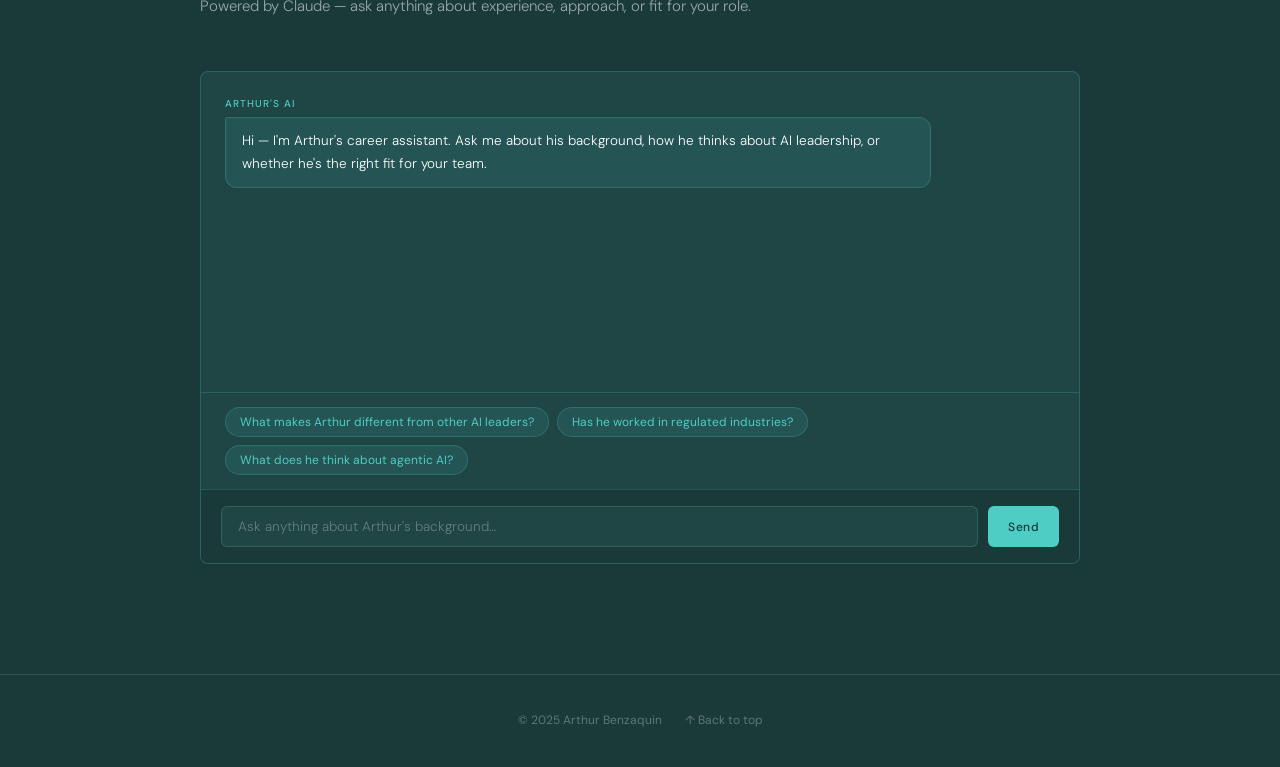
<file: head-of-ai.html>
<!DOCTYPE html>
<html lang="en">
<head>
<meta charset="UTF-8">
<meta name="viewport" content="width=device-width, initial-scale=1.0">
<meta name="description" content="Arthur Benzaquin — Head of AI candidate. End-to-end AI value chain from strategy to autonomous execution. Senior Consultant AI & Data at Deloitte Zurich.">
<meta name="author" content="Arthur Benzaquin">
<meta property="og:title" content="Arthur Benzaquin — Head of AI">
<meta property="og:description" content="Building AI that matters — from strategy to autonomous execution. 8 years in AI across financial services, life sciences, and enterprise.">
<meta property="og:type" content="website">
<meta name="twitter:card" content="summary">
<meta name="twitter:title" content="Arthur Benzaquin — Head of AI">
<meta name="twitter:description" content="Building AI that matters — from strategy to autonomous execution.">
<link rel="canonical" href="https://benzaqui.github.io/head-of-ai.html">
<title>Arthur Benzaquin — Head of AI</title>
<link href="https://fonts.googleapis.com/css2?family=Cormorant+Garamond:ital,wght@0,300;0,400;0,600;1,300;1,400&family=DM+Sans:wght@300;400;500&display=swap" rel="stylesheet">
<style>
  :root {
    --bg:          #1a3a3a;
    --surface:     #1f4545;
    --surface-2:   #254f4f;
    --accent:      #4ecdc4;
    --accent-dim:  rgba(78,205,196,0.12);
    --accent-rule: rgba(78,205,196,0.22);
    --text:        #ffffff;
    --text-muted:  rgba(255,255,255,0.55);
    --text-dim:    rgba(255,255,255,0.30);
  }

  *, *::before, *::after { margin: 0; padding: 0; box-sizing: border-box; }

  html { scroll-behavior: smooth; }

  body {
    font-family: 'DM Sans', sans-serif;
    background: var(--bg);
    color: var(--text);
    font-size: 14px;
    line-height: 1.6;
    -webkit-font-smoothing: antialiased;
  }

  a { color: inherit; text-decoration: none; }

  /* ─── KEYFRAMES ─── */
  @keyframes fadeUp {
    from { opacity: 0; transform: translateY(18px); }
    to   { opacity: 1; transform: translateY(0); }
  }

  @keyframes bounce {
    0%, 100% { transform: translateY(0); }
    50%       { transform: translateY(8px); }
  }

  @keyframes metricFade {
    from { opacity: 0; transform: translateY(12px); }
    to   { opacity: 1; transform: translateY(0); }
  }

  @keyframes typingBounce {
    0%, 60%, 100% { transform: translateY(0);   opacity: 0.35; }
    30%            { transform: translateY(-5px); opacity: 1; }
  }

  /* ─── NAV ─── */
  nav {
    position: fixed;
    top: 0; left: 0; right: 0;
    z-index: 100;
    display: flex;
    align-items: center;
    justify-content: space-between;
    padding: 20px 40px;
    background: transparent;
    border-bottom: 1px solid transparent;
    transition: background 0.35s ease, border-color 0.35s ease, padding 0.35s ease;
  }

  nav.scrolled {
    background: var(--surface);
    border-color: var(--accent-rule);
    padding: 14px 40px;
  }

  .nav-monogram {
    font-family: 'Cormorant Garamond', serif;
    font-size: 22px;
    font-weight: 300;
    color: var(--accent);
    letter-spacing: 1px;
  }

  .nav-links {
    display: flex;
    gap: 32px;
    list-style: none;
  }

  .nav-links a {
    font-size: 10px;
    font-weight: 500;
    letter-spacing: 2px;
    text-transform: uppercase;
    color: var(--text-muted);
    transition: color 0.2s;
  }

  .nav-links a:hover { color: var(--accent); }

  /* ─── HERO ─── */
  #hero {
    min-height: 100vh;
    display: flex;
    flex-direction: column;
    align-items: center;
    justify-content: center;
    text-align: center;
    padding: 80px 24px 60px;
    position: relative;
  }

  .hero-eyebrow {
    font-size: 10px;
    font-weight: 500;
    letter-spacing: 3.5px;
    text-transform: uppercase;
    color: var(--accent);
    margin-bottom: 24px;
    animation: fadeUp 0.6s 0.1s both;
  }

  .hero-name {
    font-family: 'Cormorant Garamond', serif;
    font-size: 88px;
    font-weight: 300;
    line-height: 1;
    letter-spacing: -1px;
    color: var(--text);
    margin-bottom: 28px;
    animation: fadeUp 0.6s 0.25s both;
  }

  .hero-rule {
    width: 60px;
    height: 1px;
    background: var(--accent);
    margin: 0 auto 28px;
    animation: fadeUp 0.6s 0.4s both;
  }

  .hero-tagline {
    font-size: 15px;
    font-weight: 300;
    color: var(--text-muted);
    margin-bottom: 14px;
    animation: fadeUp 0.6s 0.5s both;
  }

  .hero-company {
    font-size: 12px;
    color: var(--text-dim);
    margin-bottom: 24px;
    animation: fadeUp 0.6s 0.6s both;
  }

  .hero-contact {
    font-size: 12px;
    color: var(--text-muted);
    animation: fadeUp 0.6s 0.7s both;
  }

  .hero-contact a {
    color: var(--accent);
    transition: opacity 0.2s;
  }

  .hero-contact a:hover { opacity: 0.75; }

  .hero-contact .sep {
    margin: 0 10px;
    color: var(--text-dim);
  }

  .hero-scroll {
    position: absolute;
    bottom: 36px;
    left: 50%;
    transform: translateX(-50%);
    font-size: 18px;
    color: var(--accent);
    opacity: 0.6;
    animation: bounce 2s 1.2s ease-in-out infinite, fadeUp 0.6s 1s both;
    cursor: default;
    user-select: none;
  }

  /* ─── METRICS ─── */
  #metrics {
    background: var(--surface);
    padding: 56px 0;
    border-top: 1px solid var(--accent-rule);
    border-bottom: 1px solid var(--accent-rule);
  }

  .metrics-inner {
    max-width: 1100px;
    margin: 0 auto;
    display: flex;
    justify-content: center;
    flex-wrap: wrap;
  }

  .metric {
    flex: 1 1 160px;
    max-width: 220px;
    text-align: center;
    padding: 28px 24px;
    border-right: 1px solid var(--accent-rule);
  }

  .metric:last-child { border-right: none; }

  .metric-number {
    font-family: 'Cormorant Garamond', serif;
    font-size: 58px;
    font-weight: 300;
    color: var(--accent);
    line-height: 1;
  }

  .metric-arrow {
    font-size: 32px;
    opacity: 0;
    transition: none;
  }

  .metric-arrow.animate {
    animation: metricFade 0.8s ease both;
    opacity: 1;
  }

  .metric-arrow .arr {
    color: var(--text-dim);
    margin: 0 4px;
    font-size: 24px;
  }

  .metric-unit {
    font-size: 10px;
    font-weight: 500;
    letter-spacing: 2.5px;
    text-transform: uppercase;
    color: var(--text);
    margin-top: 8px;
  }

  .metric-label {
    font-size: 10px;
    letter-spacing: 0.5px;
    text-transform: uppercase;
    color: var(--text-muted);
    margin-top: 5px;
    line-height: 1.4;
  }

  /* ─── PLACEHOLDER SECTIONS ─── */
  .placeholder-section {
    padding: 110px 24px;
    border-top: 1px solid var(--accent-rule);
  }

  .section-inner {
    max-width: 880px;
    margin: 0 auto;
  }

  .section-eyebrow {
    font-size: 10px;
    font-weight: 500;
    letter-spacing: 3px;
    text-transform: uppercase;
    color: var(--accent);
    margin-bottom: 18px;
  }

  .section-title {
    font-family: 'Cormorant Garamond', serif;
    font-size: 52px;
    font-weight: 300;
    line-height: 1.1;
    color: var(--text);
    margin-bottom: 18px;
  }

  .section-subtitle {
    font-size: 15px;
    font-weight: 300;
    color: var(--text-muted);
    line-height: 1.7;
    margin-bottom: 52px;
    max-width: 560px;
  }

  .section-content {
    min-height: 200px;
    border: 1px dashed var(--accent-rule);
    border-radius: 4px;
    display: flex;
    align-items: center;
    justify-content: center;
    color: var(--text-dim);
    font-size: 11px;
    letter-spacing: 1.5px;
    text-transform: uppercase;
  }

  /* ─── VALUE CHAIN DIAGRAM ─── */
  .vc-diagram {
    display: grid;
    grid-template-columns: minmax(260px, 1.15fr) 1fr;
    gap: 0 52px;
    align-items: start;
  }

  .vc-left { position: relative; }

  .vc-track {
    position: absolute;
    left: 7px;
    top: 21px;
    bottom: 21px;
    width: 2px;
    overflow: hidden;
    border-radius: 1px;
  }

  .vc-track-bg {
    position: absolute;
    inset: 0;
    background: var(--accent-rule);
  }

  .vc-track-fill {
    position: absolute;
    top: 0; left: 0; right: 0;
    height: 0;
    background: linear-gradient(to bottom, var(--accent), rgba(78,205,196,0.45));
    transition: height 1.6s cubic-bezier(0.22, 1, 0.36, 1);
  }

  .vc-node {
    display: flex;
    align-items: center;
    gap: 18px;
    width: 100%;
    background: none;
    border: none;
    color: inherit;
    text-align: left;
    padding: 13px 12px 13px 0;
    cursor: pointer;
    border-radius: 6px;
    transition: background 0.2s;
    font-family: inherit;
  }

  .vc-node:hover { background: var(--accent-dim); }
  .vc-node.active { background: var(--accent-dim); }

  .vc-dot {
    width: 16px;
    height: 16px;
    border-radius: 50%;
    border: 2px solid var(--accent-rule);
    background: var(--bg);
    flex-shrink: 0;
    position: relative;
    z-index: 1;
    transition: border-color 0.25s, background 0.25s, box-shadow 0.25s;
  }

  .vc-node:hover .vc-dot,
  .vc-node.active .vc-dot {
    border-color: var(--accent);
    background: var(--accent);
    box-shadow: 0 0 0 4px var(--accent-dim);
  }

  .vc-node.focus .vc-dot {
    border-color: rgba(78,205,196,0.6);
    box-shadow: 0 0 0 3px var(--accent-dim);
  }

  .vc-body { flex: 1; min-width: 0; }

  .vc-node-num {
    font-size: 9px;
    letter-spacing: 1.5px;
    color: var(--text-dim);
    font-weight: 500;
    margin-bottom: 2px;
  }

  .vc-node-name {
    font-size: 14px;
    font-weight: 400;
    color: var(--text-muted);
    line-height: 1.3;
    transition: color 0.2s;
    display: flex;
    align-items: center;
    gap: 10px;
    flex-wrap: wrap;
  }

  .vc-node:hover .vc-node-name,
  .vc-node.active .vc-node-name { color: var(--text); }

  .vc-focus-badge {
    font-size: 9px;
    font-weight: 500;
    letter-spacing: 1px;
    text-transform: uppercase;
    color: var(--accent);
    border: 1px solid var(--accent-rule);
    padding: 2px 7px;
    border-radius: 2px;
    white-space: nowrap;
    background: var(--accent-dim);
  }

  /* Detail panel */
  .vc-panel {
    background: var(--surface);
    border: 1px solid var(--accent-rule);
    border-radius: 6px;
    padding: 32px 28px;
    position: sticky;
    top: 82px;
    opacity: 0;
    transform: translateX(10px);
    transition: opacity 0.3s ease, transform 0.3s ease;
    pointer-events: none;
    min-height: 280px;
  }

  .vc-panel.active {
    opacity: 1;
    transform: none;
    pointer-events: auto;
  }

  .vc-panel-num {
    font-family: 'Cormorant Garamond', serif;
    font-size: 48px;
    font-weight: 300;
    color: var(--accent);
    line-height: 1;
    margin-bottom: 2px;
    opacity: 0.45;
  }

  .vc-panel-name {
    font-family: 'Cormorant Garamond', serif;
    font-size: 24px;
    font-weight: 600;
    color: var(--text);
    margin-bottom: 20px;
    line-height: 1.2;
  }

  .vc-panel-text {
    font-size: 13.5px;
    font-weight: 300;
    color: var(--text-muted);
    line-height: 1.75;
    margin-bottom: 24px;
  }

  .vc-panel-tags {
    display: flex;
    flex-wrap: wrap;
    gap: 8px;
  }

  .vc-tag {
    font-size: 11px;
    font-weight: 400;
    color: var(--accent);
    border: 1px solid var(--accent-rule);
    background: var(--accent-dim);
    padding: 4px 10px;
    border-radius: 2px;
    letter-spacing: 0.3px;
  }

  @media (max-width: 720px) {
    .vc-diagram { grid-template-columns: 1fr; gap: 32px 0; }
    .vc-panel { position: static; transform: none; }
    .vc-panel.active { transform: none; }
  }

  /* ─── CHAT WIDGET ─── */
  .chat-widget {
    background: var(--surface);
    border: 1px solid var(--accent-rule);
    border-radius: 8px;
    overflow: hidden;
    display: flex;
    flex-direction: column;
  }

  .chat-messages {
    min-height: 320px;
    max-height: 420px;
    overflow-y: auto;
    padding: 24px;
    display: flex;
    flex-direction: column;
    gap: 16px;
    scroll-behavior: smooth;
  }
  .chat-messages::-webkit-scrollbar { width: 4px; }
  .chat-messages::-webkit-scrollbar-track { background: transparent; }
  .chat-messages::-webkit-scrollbar-thumb { background: var(--accent-rule); border-radius: 2px; }

  .chat-msg { display: flex; flex-direction: column; max-width: 85%; animation: fadeUp 0.3s ease both; }
  .chat-msg.user      { align-self: flex-end;   align-items: flex-end; }
  .chat-msg.assistant { align-self: flex-start; align-items: flex-start; }

  .chat-msg-label {
    font-size: 10px; letter-spacing: 1px; text-transform: uppercase;
    color: var(--text-dim); font-weight: 500; margin-bottom: 5px;
  }
  .chat-msg.assistant .chat-msg-label { color: var(--accent); }

  .chat-bubble { padding: 12px 16px; font-size: 13.5px; font-weight: 300; line-height: 1.65; }

  .chat-msg.user .chat-bubble {
    background: var(--surface-2); color: var(--text);
    border-radius: 12px 12px 3px 12px;
  }
  .chat-msg.assistant .chat-bubble {
    background: var(--accent-dim); color: var(--text);
    border: 1px solid var(--accent-rule);
    border-radius: 3px 12px 12px 12px;
  }

  .chat-typing { display: none; align-self: flex-start; }
  .chat-typing.visible {
    display: flex; gap: 5px; align-items: center;
    padding: 14px 18px;
    background: var(--accent-dim); border: 1px solid var(--accent-rule);
    border-radius: 3px 12px 12px 12px;
  }
  .chat-typing-dot {
    width: 7px; height: 7px; border-radius: 50%; background: var(--accent);
    animation: typingBounce 1.2s ease-in-out infinite;
  }
  .chat-typing-dot:nth-child(2) { animation-delay: 0.15s; }
  .chat-typing-dot:nth-child(3) { animation-delay: 0.30s; }

  .chat-chips { display: flex; flex-wrap: wrap; gap: 8px; padding: 14px 24px; border-top: 1px solid var(--accent-rule); }
  .chat-chip {
    background: var(--accent-dim); border: 1px solid var(--accent-rule);
    color: var(--accent); font-size: 12px; font-family: 'DM Sans', sans-serif;
    padding: 6px 14px; border-radius: 20px; cursor: pointer;
    transition: background 0.2s, border-color 0.2s;
  }
  .chat-chip:hover { background: rgba(78,205,196,0.2); border-color: var(--accent); }
  .chat-chip.used  { opacity: 0.35; pointer-events: none; }

  .chat-input-area {
    display: flex; gap: 10px; padding: 16px 20px;
    border-top: 1px solid var(--accent-rule); background: var(--bg);
  }
  .chat-input {
    flex: 1; background: var(--surface); border: 1px solid var(--accent-rule);
    color: var(--text); font-family: 'DM Sans', sans-serif;
    font-size: 13.5px; font-weight: 300; padding: 11px 16px;
    border-radius: 6px; outline: none; transition: border-color 0.2s;
  }
  .chat-input::placeholder { color: var(--text-dim); }
  .chat-input:focus { border-color: var(--accent); }
  .chat-send {
    background: var(--accent); border: none; color: var(--bg);
    font-family: 'DM Sans', sans-serif; font-size: 12px; font-weight: 500;
    letter-spacing: 0.5px; padding: 11px 20px; border-radius: 6px;
    cursor: pointer; transition: opacity 0.2s; white-space: nowrap;
  }
  .chat-send:hover    { opacity: 0.85; }
  .chat-send:disabled { opacity: 0.4; cursor: not-allowed; }

  /* ─── TIMELINE ─── */
  @keyframes nowPulse {
    0%, 100% { box-shadow: 0 0 0 3px var(--accent-dim), 0 0 10px rgba(78,205,196,0.25); }
    50%       { box-shadow: 0 0 0 6px rgba(78,205,196,0.12), 0 0 22px rgba(78,205,196,0.5); }
  }

  .tl-outer { overflow-x: auto; padding-bottom: 8px; }

  .tl-inner {
    position: relative;
    display: flex;
    justify-content: space-between;
    align-items: flex-start;
    min-width: 560px;
    padding-top: 14px;
  }

  .tl-track {
    position: absolute;
    top: 21px; /* padding-top(14) + half-dot(7) */
    left: 7px; right: 7px;
    height: 2px;
    overflow: hidden;
    border-radius: 1px;
  }
  .tl-track-bg  { position: absolute; inset: 0; background: var(--accent-rule); }
  .tl-track-fill {
    position: absolute; top: 0; left: 0; height: 100%; width: 0;
    background: linear-gradient(to right, var(--accent), rgba(78,205,196,0.4));
    transition: width 1.6s cubic-bezier(0.22, 1, 0.36, 1);
  }

  .tl-node {
    display: flex; flex-direction: column; align-items: center;
    flex: 1; position: relative; cursor: default;
    opacity: 0; transform: translateY(10px);
    transition: opacity 0.4s ease, transform 0.4s ease;
  }
  .tl-node.visible { opacity: 1; transform: translateY(0); }

  .tl-dot {
    width: 14px; height: 14px; border-radius: 50%;
    border: 2px solid var(--accent-rule); background: var(--bg);
    position: relative; z-index: 1; flex-shrink: 0;
    transition: border-color 0.25s, background 0.25s, box-shadow 0.25s;
  }
  .tl-node:hover .tl-dot {
    border-color: var(--accent); background: var(--accent);
    box-shadow: 0 0 0 4px var(--accent-dim);
  }
  .tl-node.tl-now .tl-dot {
    border-color: var(--accent); background: var(--accent);
    animation: nowPulse 2.5s ease-in-out infinite;
  }

  .tl-tooltip {
    position: absolute;
    bottom: calc(100% + 10px);
    left: 50%; transform: translateX(-50%);
    background: var(--surface-2); border: 1px solid var(--accent-rule);
    border-radius: 4px; padding: 7px 12px;
    font-size: 11.5px; color: var(--text-muted); white-space: nowrap;
    pointer-events: none; opacity: 0; z-index: 10;
    transition: opacity 0.2s ease, transform 0.2s ease;
  }
  .tl-tooltip::after {
    content: ''; position: absolute;
    top: 100%; left: 50%; transform: translateX(-50%);
    border: 5px solid transparent; border-top-color: var(--accent-rule);
  }
  .tl-node:hover .tl-tooltip { opacity: 1; transform: translateX(-50%) translateY(-4px); }

  .tl-label { margin-top: 14px; text-align: center; }
  .tl-year {
    font-size: 12px; font-weight: 500; color: var(--accent);
    letter-spacing: 0.5px; margin-bottom: 4px;
    display: flex; align-items: center; justify-content: center; gap: 5px;
  }
  .tl-org { font-size: 11.5px; font-weight: 400; color: var(--text); line-height: 1.35; }
  .tl-now-badge {
    font-size: 8px; font-weight: 500; letter-spacing: 1.5px; text-transform: uppercase;
    color: var(--accent); border: 1px solid var(--accent-rule);
    padding: 1px 5px; border-radius: 2px; background: var(--accent-dim);
  }
  .tl-mobile-detail { display: none; }

  @media (max-width: 640px) {
    .tl-outer { overflow-x: visible; padding-bottom: 0; }
    .tl-inner  { flex-direction: column; min-width: 0; padding-top: 0; }
    .tl-track  { top: 7px; bottom: 7px; left: 7px; right: auto; width: 2px; height: auto; }
    .tl-track-fill { width: 100%; height: 0; transition: height 1.6s cubic-bezier(0.22, 1, 0.36, 1); }
    .tl-node   { flex-direction: row; align-items: flex-start; gap: 18px; max-width: none; padding: 12px 0; }
    .tl-dot    { margin-top: 1px; flex-shrink: 0; }
    .tl-label  { margin-top: 0; text-align: left; }
    .tl-tooltip { display: none; }
    .tl-mobile-detail { display: block; font-size: 11px; color: var(--text-muted); margin-top: 3px; }
  }

  /* ─── MANIFESTO ─── */
  .manifesto-grid {
    display: grid;
    grid-template-columns: 1fr 1fr;
    gap: 20px;
  }

  .manifesto-card {
    background: var(--surface);
    border: 1px solid var(--accent-rule);
    border-radius: 8px;
    padding: 28px 28px 32px;
    transition: transform 0.25s ease, box-shadow 0.25s ease, border-color 0.25s ease;
  }
  .manifesto-card:hover {
    transform: translateY(-4px);
    box-shadow: 0 12px 36px rgba(0,0,0,0.28);
    border-color: rgba(78,205,196,0.45);
  }

  .manifesto-card-title {
    font-family: 'Cormorant Garamond', serif;
    font-size: 21px; font-weight: 600;
    color: var(--accent);
    margin-bottom: 14px; line-height: 1.2;
  }
  .manifesto-card-text {
    font-size: 13.5px; font-weight: 300;
    color: var(--text-muted); line-height: 1.75;
  }

  @media (max-width: 600px) {
    .manifesto-grid { grid-template-columns: 1fr; }
  }

  /* ─── FOOTER ─── */
  footer {
    border-top: 1px solid var(--accent-rule);
    padding: 36px 24px;
    text-align: center;
    font-size: 12px;
    color: var(--text-dim);
  }

  footer a {
    color: var(--text-dim);
    margin-left: 20px;
    transition: color 0.2s;
  }

  footer a:hover { color: var(--accent); }

  /* ─── RESPONSIVE ─── */
  @media (max-width: 768px) {
    .hero-name { font-size: 64px; }
    .nav-links { gap: 20px; }
    .metric { flex: 1 1 140px; }
    .section-title { font-size: 40px; }
  }

  @media (max-width: 480px) {
    nav { padding: 16px 20px; }
    nav.scrolled { padding: 12px 20px; }
    .nav-links { display: none; }
    .hero-name { font-size: 48px; }
    .hero-tagline { font-size: 13px; }
    .metric { flex: 1 1 100%; border-right: none; border-bottom: 1px solid var(--accent-rule); }
    .metric:last-child { border-bottom: none; }
    .placeholder-section { padding: 72px 20px; }
    .section-title { font-size: 36px; }
  }

  /* ─── LIGHT MODE ─── */
  body.light {
    --bg:          #faf9f6;
    --surface:     #f0eeea;
    --surface-2:   #e4e1db;
    --accent:      #2a9d8f;
    --accent-dim:  rgba(42,157,143,0.10);
    --accent-rule: rgba(42,157,143,0.22);
    --text:        #1c2b2b;
    --text-muted:  rgba(28,43,43,0.65);
    --text-dim:    rgba(28,43,43,0.38);
  }

  body.transitioning,
  body.transitioning * {
    transition: background-color 0.3s ease, color 0.3s ease, border-color 0.3s ease !important;
  }

  /* ─── MODE TOGGLE ─── */
  .mode-toggle {
    background: none;
    border: 1px solid var(--accent-rule);
    color: var(--text-muted);
    cursor: pointer;
    padding: 5px 10px;
    border-radius: 4px;
    font-size: 15px;
    line-height: 1;
    transition: color 0.2s, border-color 0.2s, background 0.2s;
    flex-shrink: 0;
  }
  .mode-toggle:hover {
    color: var(--accent);
    border-color: var(--accent);
    background: var(--accent-dim);
  }

  /* ─── EXPERIENCE ─── */
  .exp-cards { display: flex; flex-direction: column; gap: 10px; }

  .exp-card {
    background: var(--surface);
    border: 1px solid var(--accent-rule);
    border-radius: 6px;
    overflow: hidden;
    transition: border-color 0.25s ease;
  }
  .exp-card.open { border-color: rgba(78,205,196,0.45); }
  body.light .exp-card.open { border-color: rgba(42,157,143,0.5); }

  .exp-header {
    width: 100%;
    background: none;
    border: none;
    color: inherit;
    font-family: inherit;
    text-align: left;
    padding: 20px 24px;
    cursor: pointer;
    display: grid;
    grid-template-columns: 1fr auto;
    gap: 16px;
    align-items: center;
    transition: background 0.2s;
  }
  .exp-header:hover { background: var(--accent-dim); }

  .exp-role {
    font-size: 14.5px;
    font-weight: 500;
    color: var(--text);
    margin-bottom: 5px;
    line-height: 1.3;
  }
  .exp-meta {
    font-size: 11px;
    color: var(--text-muted);
    display: flex;
    flex-wrap: wrap;
    gap: 4px 0;
  }
  .exp-meta span { margin-right: 10px; }
  .exp-meta span:not(:last-child)::after { content: ' ·'; color: var(--text-dim); margin-left: 10px; }

  .exp-impact {
    font-size: 12px;
    color: var(--accent);
    margin-top: 6px;
  }

  .exp-chevron {
    width: 18px; height: 18px;
    color: var(--text-dim);
    transition: transform 0.3s ease, color 0.2s;
    flex-shrink: 0;
  }
  .exp-card.open .exp-chevron {
    transform: rotate(180deg);
    color: var(--accent);
  }

  .exp-body {
    display: none;
    padding: 0 24px 24px;
    border-top: 1px solid var(--accent-rule);
  }
  .exp-card.open .exp-body { display: block; }

  .exp-bullets {
    list-style: none;
    margin: 18px 0 14px;
    display: flex;
    flex-direction: column;
    gap: 8px;
  }
  .exp-bullets li {
    font-size: 13.5px;
    font-weight: 300;
    color: var(--text-muted);
    line-height: 1.65;
    padding-left: 16px;
    position: relative;
  }
  .exp-bullets li::before {
    content: '–';
    position: absolute;
    left: 0;
    color: var(--accent);
  }

  .exp-tags { display: flex; flex-wrap: wrap; gap: 7px; }
  .exp-tag {
    font-size: 11px;
    color: var(--accent);
    border: 1px solid var(--accent-rule);
    background: var(--accent-dim);
    padding: 3px 9px;
    border-radius: 2px;
  }

  /* ─── SCROLL REVEAL ─── */
  .reveal {
    opacity: 0;
    transform: translateY(22px);
  }
  .reveal.in {
    opacity: 1;
    transform: translateY(0);
    transition: opacity 0.6s cubic-bezier(0.22, 1, 0.36, 1), transform 0.6s cubic-bezier(0.22, 1, 0.36, 1);
  }

  /* ─── PRINT ─── */
  @media print {
    *, *::before, *::after { transition: none !important; animation: none !important; }

    nav, .hero-scroll, #chat, .mode-toggle { display: none !important; }

    :root {
      --bg:          #ffffff;
      --surface:     #f5f5f5;
      --surface-2:   #ebebeb;
      --accent:      #1a7a73;
      --accent-dim:  rgba(26,122,115,0.06);
      --accent-rule: rgba(26,122,115,0.25);
      --text:        #111111;
      --text-muted:  #444444;
      --text-dim:    #777777;
    }

    @page { size: A4; margin: 18mm 16mm 18mm 16mm; }

    body { background: #fff !important; color: #111 !important; }

    #hero { min-height: auto !important; padding: 24pt 0 16pt !important; }
    .hero-name { font-size: 40pt !important; }

    .placeholder-section { padding: 24pt 0 !important; page-break-inside: avoid; }
    .section-title { font-size: 26pt !important; }

    /* All animated elements must be visible */
    .reveal, .tl-node, .metric-arrow { opacity: 1 !important; transform: none !important; }

    /* Expand all VC panels */
    .vc-panel {
      opacity: 1 !important;
      transform: none !important;
      pointer-events: auto !important;
      position: static !important;
    }
    .vc-diagram { grid-template-columns: 1fr; }

    /* Expand all experience cards */
    .exp-body { display: block !important; }
    .exp-card { page-break-inside: avoid; }

    /* Print contact footer */
    footer::after {
      content: 'Full CV: abenzaquin@deloitte.ch';
      display: block;
      margin-top: 6pt;
      font-size: 9pt;
      color: #555;
    }

    .manifesto-card { transform: none !important; box-shadow: none !important; }
    .manifesto-grid { grid-template-columns: 1fr 1fr; }
  }
</style>
</head>
<body>

<!-- NAV -->
<nav id="nav">
  <div class="nav-monogram">AB</div>
  <ul class="nav-links">
    <li><a href="#value-chain">Value Chain</a></li>
    <li><a href="#timeline">Timeline</a></li>
    <li><a href="#manifesto">Manifesto</a></li>
    <li><a href="#experience">Experience</a></li>
    <li><a href="#chat">Chat</a></li>
  </ul>
  <button class="mode-toggle" id="mode-toggle" aria-label="Toggle colour mode">&#9788;</button>
</nav>

<!-- HERO -->
<section id="hero">
  <div class="hero-eyebrow">Head of AI &nbsp;·&nbsp; Candidate</div>
  <h1 class="hero-name">Arthur Benzaquin</h1>
  <div class="hero-rule"></div>
  <p class="hero-tagline">Building AI that matters &nbsp;·&nbsp; from strategy to autonomous execution</p>
  <p class="hero-company">Deloitte Consulting AG &nbsp;·&nbsp; Zurich</p>
  <p class="hero-contact">
    +41 (0) 79 816 95 78
    <span class="sep">·</span>
    <a href="mailto:abenzaquin@deloitte.ch">abenzaquin@deloitte.ch</a>
    <span class="sep">·</span>
    Zurich, Switzerland
  </p>
  <div class="hero-scroll">&#9662;</div>
</section>

<!-- METRICS -->
<section id="metrics">
  <div class="metrics-inner">

    <div class="metric">
      <div class="metric-number" data-target="8" data-prefix="" data-suffix="+">8+</div>
      <div class="metric-unit">Years</div>
      <div class="metric-label">in AI &amp; Data</div>
    </div>

    <div class="metric">
      <div class="metric-number" data-target="3" data-prefix="" data-suffix="">3</div>
      <div class="metric-unit">Banks</div>
      <div class="metric-label">AI products in production</div>
    </div>

    <div class="metric">
      <div class="metric-number" data-target="10" data-prefix="+" data-suffix="%">+10%</div>
      <div class="metric-unit">Revenue</div>
      <div class="metric-label">uplift delivered</div>
    </div>

    <div class="metric">
      <div class="metric-number metric-arrow">300 <span class="arr">&#8594;</span> 5</div>
      <div class="metric-unit">Ideas</div>
      <div class="metric-label">prioritised to board initiatives</div>
    </div>

    <div class="metric">
      <div class="metric-number metric-arrow">Months <span class="arr">&#8594;</span> Days</div>
      <div class="metric-unit">Delivery</div>
      <div class="metric-label">use case build time</div>
    </div>

  </div>
</section>

<!-- VALUE CHAIN -->
<section id="value-chain" class="placeholder-section">
  <div class="section-inner">
    <div class="section-eyebrow">AI Expertise</div>
    <h2 class="section-title">Value Chain</h2>
    <p class="section-subtitle">End-to-end coverage from data foundation to autonomous execution — strategy through governance.</p>

    <div class="vc-diagram">

      <!-- Nodes column -->
      <div class="vc-left">
        <div class="vc-track">
          <div class="vc-track-bg"></div>
          <div class="vc-track-fill" id="vc-track-fill"></div>
        </div>

        <button class="vc-node" data-index="0">
          <div class="vc-dot"></div>
          <div class="vc-body">
            <div class="vc-node-num">01</div>
            <div class="vc-node-name">Data Foundation</div>
          </div>
        </button>

        <button class="vc-node" data-index="1">
          <div class="vc-dot"></div>
          <div class="vc-body">
            <div class="vc-node-num">02</div>
            <div class="vc-node-name">Modelling &amp; Experimentation</div>
          </div>
        </button>

        <button class="vc-node" data-index="2">
          <div class="vc-dot"></div>
          <div class="vc-body">
            <div class="vc-node-num">03</div>
            <div class="vc-node-name">Deployment &amp; MLOps</div>
          </div>
        </button>

        <button class="vc-node" data-index="3">
          <div class="vc-dot"></div>
          <div class="vc-body">
            <div class="vc-node-num">04</div>
            <div class="vc-node-name">Application Layer</div>
          </div>
        </button>

        <button class="vc-node focus" data-index="4">
          <div class="vc-dot"></div>
          <div class="vc-body">
            <div class="vc-node-num">05</div>
            <div class="vc-node-name">Orchestration &amp; Autonomy <span class="vc-focus-badge">Current Focus</span></div>
          </div>
        </button>

        <button class="vc-node focus" data-index="5">
          <div class="vc-dot"></div>
          <div class="vc-body">
            <div class="vc-node-num">06</div>
            <div class="vc-node-name">Governance &amp; Risk <span class="vc-focus-badge">Current Focus</span></div>
          </div>
        </button>

        <button class="vc-node" data-index="6">
          <div class="vc-dot"></div>
          <div class="vc-body">
            <div class="vc-node-num">07</div>
            <div class="vc-node-name">Value Realization</div>
          </div>
        </button>

        <button class="vc-node" data-index="7">
          <div class="vc-dot"></div>
          <div class="vc-body">
            <div class="vc-node-num">08</div>
            <div class="vc-node-name">Strategy &amp; Vision</div>
          </div>
        </button>
      </div>

      <!-- Detail panel -->
      <div class="vc-panel" id="vc-panel">
        <div class="vc-panel-num" id="vc-panel-num"></div>
        <div class="vc-panel-name" id="vc-panel-name"></div>
        <p class="vc-panel-text" id="vc-panel-text"></p>
        <div class="vc-panel-tags" id="vc-panel-tags"></div>
      </div>

    </div>
  </div>
</section>

<!-- TIMELINE -->
<section id="timeline" class="placeholder-section">
  <div class="section-inner">
    <div class="section-eyebrow">Career</div>
    <h2 class="section-title">Timeline</h2>
    <p class="section-subtitle">A decade building AI from research to production — across continents, industries, and scales.</p>

    <div class="tl-outer">
      <div class="tl-inner">
        <div class="tl-track">
          <div class="tl-track-bg"></div>
          <div class="tl-track-fill" id="tl-track-fill"></div>
        </div>

        <div class="tl-node" data-i="0">
          <div class="tl-dot"><div class="tl-tooltip">Robotics &amp; Data Science</div></div>
          <div class="tl-label">
            <div class="tl-year">2017</div>
            <div class="tl-org">EPFL MSc</div>
            <div class="tl-mobile-detail">Robotics &amp; Data Science</div>
          </div>
        </div>

        <div class="tl-node" data-i="1">
          <div class="tl-dot"><div class="tl-tooltip">First ML in production, IoT sensors</div></div>
          <div class="tl-label">
            <div class="tl-year">2019</div>
            <div class="tl-org">Bosch Singapore</div>
            <div class="tl-mobile-detail">First ML in production, IoT sensors</div>
          </div>
        </div>

        <div class="tl-node" data-i="2">
          <div class="tl-dot"><div class="tl-tooltip">Built &amp; owned AIaaS products, 3 banks</div></div>
          <div class="tl-label">
            <div class="tl-year">2020</div>
            <div class="tl-org">Elula Sydney</div>
            <div class="tl-mobile-detail">Built &amp; owned AIaaS products, 3 banks</div>
          </div>
        </div>

        <div class="tl-node" data-i="3">
          <div class="tl-dot"><div class="tl-tooltip">Enterprise AI consulting begins</div></div>
          <div class="tl-label">
            <div class="tl-year">2022</div>
            <div class="tl-org">Deloitte Zurich</div>
            <div class="tl-mobile-detail">Enterprise AI consulting begins</div>
          </div>
        </div>

        <div class="tl-node" data-i="4">
          <div class="tl-dot"><div class="tl-tooltip">GenAI pioneer in Swiss FS</div></div>
          <div class="tl-label">
            <div class="tl-year">2023</div>
            <div class="tl-org">First RAG at<br>tier-1 bank</div>
            <div class="tl-mobile-detail">GenAI pioneer in Swiss FS</div>
          </div>
        </div>

        <div class="tl-node" data-i="5">
          <div class="tl-dot"><div class="tl-tooltip">300+ ideas &#8594; 5 initiatives</div></div>
          <div class="tl-label">
            <div class="tl-year">2024</div>
            <div class="tl-org">GenAI Strategy<br>at scale</div>
            <div class="tl-mobile-detail">300+ ideas &#8594; 5 initiatives</div>
          </div>
        </div>

        <div class="tl-node tl-now" data-i="6">
          <div class="tl-dot"><div class="tl-tooltip">Orchestration platform, governed autonomy</div></div>
          <div class="tl-label">
            <div class="tl-year">2025 <span class="tl-now-badge">now</span></div>
            <div class="tl-org">Agentic AI</div>
            <div class="tl-mobile-detail">Orchestration platform, governed autonomy</div>
          </div>
        </div>

      </div>
    </div>

  </div>
</section>

<!-- MANIFESTO -->
<section id="manifesto" class="placeholder-section">
  <div class="section-inner">
    <div class="section-eyebrow">Leadership</div>
    <h2 class="section-title">What I believe about AI</h2>
    <p class="section-subtitle">How I think about AI leadership, governance, and creating durable value in regulated environments.</p>

    <div class="manifesto-grid">

      <div class="manifesto-card">
        <div class="manifesto-card-title">The bottleneck has shifted</div>
        <p class="manifesto-card-text">Building agents is now a commodity. The real challenge is governing them — defining boundaries, maintaining oversight, and ensuring autonomous systems behave as intended at scale. Companies that solve orchestration and governance will pull decisively ahead.</p>
      </div>

      <div class="manifesto-card">
        <div class="manifesto-card-title">Strategy is subtraction</div>
        <p class="manifesto-card-text">A list of 300 GenAI ideas is not a strategy. Real AI strategy is ruthless prioritisation — picking the 3 things that create compounding advantage and resourcing them properly. Everything else is distraction.</p>
      </div>

      <div class="manifesto-card">
        <div class="manifesto-card-title">Value lives after deployment</div>
        <p class="manifesto-card-text">Most AI projects fail not because the model is wrong, but because the organisation isn't ready for it. Adoption, process redesign, and stakeholder alignment determine ROI. Technical excellence is necessary but never sufficient.</p>
      </div>

      <div class="manifesto-card">
        <div class="manifesto-card-title">Governance enables ambition</div>
        <p class="manifesto-card-text">Governance is not a constraint on AI ambition — it is what makes ambition sustainable. Ungoverned agents in production are a liability. The teams that build with governance from day one move faster in the long run, not slower.</p>
      </div>

    </div>
  </div>
</section>

<!-- EXPERIENCE -->
<section id="experience" class="placeholder-section">
  <div class="section-inner">
    <div class="section-eyebrow">Work</div>
    <h2 class="section-title">Experience</h2>
    <p class="section-subtitle">Deloitte Consulting AG &nbsp;·&nbsp; Elula Group &nbsp;·&nbsp; Bosch Software Innovation</p>

    <div class="exp-cards">

      <div class="exp-card">
        <button class="exp-header">
          <div>
            <div class="exp-role">Agentic Orchestration Platform Lead</div>
            <div class="exp-meta">
              <span>Deloitte Consulting AG</span><span>Global Enterprise Client</span><span>2025 · Ongoing</span>
            </div>
            <div class="exp-impact">Cut use case delivery from months to days</div>
          </div>
          <svg class="exp-chevron" viewBox="0 0 24 24" fill="none" stroke="currentColor" stroke-width="2" stroke-linecap="round" stroke-linejoin="round"><polyline points="6 9 12 15 18 9"/></svg>
        </button>
        <div class="exp-body">
          <ul class="exp-bullets">
            <li>Architected enterprise agentic orchestration platform supporting semi/fully autonomous agent execution across business systems</li>
            <li>Reduced AI use case delivery from months to days through modular agent design and standardised tooling</li>
            <li>Embedded governance from day one — agent boundaries, audit trails, and control layers for enterprise compliance</li>
            <li>Led cross-functional team spanning AI engineering, solution architecture, and risk/compliance</li>
          </ul>
          <div class="exp-tags">
            <span class="exp-tag">Agentic AI</span>
            <span class="exp-tag">MLOps</span>
            <span class="exp-tag">Governance</span>
            <span class="exp-tag">Enterprise Platform</span>
            <span class="exp-tag">Python</span>
          </div>
        </div>
      </div>

      <div class="exp-card">
        <button class="exp-header">
          <div>
            <div class="exp-role">GenAI Strategy &amp; CoE Design</div>
            <div class="exp-meta">
              <span>Deloitte Consulting AG</span><span>Global Life Science Company</span><span>2024 · 3 months</span>
            </div>
            <div class="exp-impact">300+ ideas consolidated into 5 board-aligned initiatives</div>
          </div>
          <svg class="exp-chevron" viewBox="0 0 24 24" fill="none" stroke="currentColor" stroke-width="2" stroke-linecap="round" stroke-linejoin="round"><polyline points="6 9 12 15 18 9"/></svg>
        </button>
        <div class="exp-body">
          <ul class="exp-bullets">
            <li>Facilitated structured ideation across business units, collecting and scoring 300+ GenAI use case ideas</li>
            <li>Applied strategic prioritisation framework to consolidate into 5 high-impact board-aligned initiatives</li>
            <li>Designed rapid GenAI innovation framework — from idea to PoC in 6 weeks</li>
            <li>Defined CoE operating model, talent roadmap, and governance principles for sustained AI capability</li>
          </ul>
          <div class="exp-tags">
            <span class="exp-tag">GenAI Strategy</span>
            <span class="exp-tag">CoE Design</span>
            <span class="exp-tag">Innovation Frameworks</span>
            <span class="exp-tag">Life Sciences</span>
          </div>
        </div>
      </div>

      <div class="exp-card">
        <button class="exp-header">
          <div>
            <div class="exp-role">GenAI Strategy &amp; CoE Roadmap</div>
            <div class="exp-meta">
              <span>Deloitte Consulting AG</span><span>Swarovski</span><span>2023–2024 · 2 months</span>
            </div>
            <div class="exp-impact">AI strategy shaped across 20+ business units</div>
          </div>
          <svg class="exp-chevron" viewBox="0 0 24 24" fill="none" stroke="currentColor" stroke-width="2" stroke-linecap="round" stroke-linejoin="round"><polyline points="6 9 12 15 18 9"/></svg>
        </button>
        <div class="exp-body">
          <ul class="exp-bullets">
            <li>Conducted AI maturity assessment and use case discovery across 20+ global business units</li>
            <li>Built GenAI roadmap spanning quick wins, strategic programmes, and long-term platform investments</li>
            <li>Designed AI Centre of Excellence structure — governance, capabilities, tooling, and ways of working</li>
            <li>Aligned C-suite and BU leadership on AI investment priorities</li>
          </ul>
          <div class="exp-tags">
            <span class="exp-tag">GenAI Strategy</span>
            <span class="exp-tag">CoE Roadmap</span>
            <span class="exp-tag">Consumer &amp; CPG</span>
            <span class="exp-tag">Stakeholder Alignment</span>
          </div>
        </div>
      </div>

      <div class="exp-card">
        <button class="exp-header">
          <div>
            <div class="exp-role">Generative AI Pilot — e-Banking</div>
            <div class="exp-meta">
              <span>Deloitte Consulting AG</span><span>Major Swiss Bank (Tier 1)</span><span>2023 · 3 months</span>
            </div>
            <div class="exp-impact">First RAG product in production at a tier-1 Swiss financial institution</div>
          </div>
          <svg class="exp-chevron" viewBox="0 0 24 24" fill="none" stroke="currentColor" stroke-width="2" stroke-linecap="round" stroke-linejoin="round"><polyline points="6 9 12 15 18 9"/></svg>
        </button>
        <div class="exp-body">
          <ul class="exp-bullets">
            <li>Led design and build of RAG-powered GenAI product for e-banking — first of its kind at a tier-1 Swiss bank</li>
            <li>Built on Azure OpenAI stack with custom retrieval pipeline, chunking strategy, and evaluation framework</li>
            <li>Navigated Risk, Legal, and Compliance review — obtained full sign-off for production deployment</li>
            <li>Managed stakeholder alignment from product owners to Chief Digital Officer</li>
          </ul>
          <div class="exp-tags">
            <span class="exp-tag">RAG</span>
            <span class="exp-tag">Azure OpenAI</span>
            <span class="exp-tag">Financial Services</span>
            <span class="exp-tag">Compliance</span>
            <span class="exp-tag">LLM</span>
          </div>
        </div>
      </div>

      <div class="exp-card">
        <button class="exp-header">
          <div>
            <div class="exp-role">Data Services Engagement Workstream</div>
            <div class="exp-meta">
              <span>Deloitte Consulting AG</span><span>Global Pharma Client</span><span>2022–2023 · 6 months</span>
            </div>
            <div class="exp-impact">Operating model redesign for global Enterprise Data Services team</div>
          </div>
          <svg class="exp-chevron" viewBox="0 0 24 24" fill="none" stroke="currentColor" stroke-width="2" stroke-linecap="round" stroke-linejoin="round"><polyline points="6 9 12 15 18 9"/></svg>
        </button>
        <div class="exp-body">
          <ul class="exp-bullets">
            <li>Built end-to-end data capability map covering 80+ data services across the global EDS organisation</li>
            <li>Designed AI/data maturity model and benchmarked organisation against industry leaders</li>
            <li>Led operating model redesign — team structure, service catalogue, and governance framework</li>
            <li>Delivered actionable 18-month roadmap to C-suite data leadership</li>
          </ul>
          <div class="exp-tags">
            <span class="exp-tag">Data Strategy</span>
            <span class="exp-tag">Operating Model</span>
            <span class="exp-tag">Pharma</span>
            <span class="exp-tag">Capability Mapping</span>
          </div>
        </div>
      </div>

      <div class="exp-card">
        <button class="exp-header">
          <div>
            <div class="exp-role">Portfolio Management System Upgrade</div>
            <div class="exp-meta">
              <span>Deloitte Consulting AG</span><span>Swiss Private Bank</span><span>2022 · 4 months</span>
            </div>
            <div class="exp-impact">Core system migration with zero business interruption</div>
          </div>
          <svg class="exp-chevron" viewBox="0 0 24 24" fill="none" stroke="currentColor" stroke-width="2" stroke-linecap="round" stroke-linejoin="round"><polyline points="6 9 12 15 18 9"/></svg>
        </button>
        <div class="exp-body">
          <ul class="exp-bullets">
            <li>Managed data migration workstream for core portfolio management system upgrade at a Swiss private bank</li>
            <li>Designed data mapping, validation rules, and reconciliation logic across legacy and target systems</li>
            <li>Coordinated with business analysts, IT, and client stakeholders to ensure data integrity at go-live</li>
            <li>Delivered migration with zero business interruption across 5 asset classes</li>
          </ul>
          <div class="exp-tags">
            <span class="exp-tag">Financial Services</span>
            <span class="exp-tag">Data Migration</span>
            <span class="exp-tag">Private Banking</span>
            <span class="exp-tag">Project Management</span>
          </div>
        </div>
      </div>

    </div>
  </div>
</section>

<!-- CHAT -->
<section id="chat" class="placeholder-section">
  <div class="section-inner">
    <div class="section-eyebrow">Interactive</div>
    <h2 class="section-title">Ask about Arthur</h2>
    <p class="section-subtitle">Powered by Claude — ask anything about experience, approach, or fit for your role.</p>

    <div class="chat-widget">

      <div class="chat-messages" id="chat-messages">
        <div class="chat-msg assistant">
          <div class="chat-msg-label">Arthur's AI</div>
          <div class="chat-bubble">Hi — I'm Arthur's career assistant. Ask me about his background, how he thinks about AI leadership, or whether he's the right fit for your team.</div>
        </div>
        <div class="chat-typing" id="chat-typing">
          <div class="chat-typing-dot"></div>
          <div class="chat-typing-dot"></div>
          <div class="chat-typing-dot"></div>
        </div>
      </div>

      <div class="chat-chips">
        <button class="chat-chip" data-q="What makes Arthur different from other AI leaders?">What makes Arthur different from other AI leaders?</button>
        <button class="chat-chip" data-q="Has he worked in regulated industries?">Has he worked in regulated industries?</button>
        <button class="chat-chip" data-q="What does he think about agentic AI?">What does he think about agentic AI?</button>
      </div>

      <div class="chat-input-area">
        <input class="chat-input" id="chat-input" type="text"
               placeholder="Ask anything about Arthur's background…" autocomplete="off">
        <button class="chat-send" id="chat-send">Send</button>
      </div>

    </div>
  </div>
</section>

<!-- FOOTER -->
<footer>
  <span>&copy; 2025 Arthur Benzaquin</span>
  <a href="#hero">&#8593; Back to top</a>
</footer>

<script>
  // ── Nav scroll state ──
  const nav = document.getElementById('nav');
  window.addEventListener('scroll', () => {
    nav.classList.toggle('scrolled', window.scrollY > 80);
  }, { passive: true });

  // ── Metric count-up ──
  function countUp(el) {
    const target  = +el.dataset.target;
    const prefix  = el.dataset.prefix  || '';
    const suffix  = el.dataset.suffix  || '';
    const duration = 1800;
    const start   = performance.now();
    function step(now) {
      const p    = Math.min((now - start) / duration, 1);
      const ease = 1 - Math.pow(1 - p, 3); // easeOutCubic
      el.textContent = prefix + Math.round(ease * target) + suffix;
      if (p < 1) requestAnimationFrame(step);
    }
    requestAnimationFrame(step);
  }

  // ── Value Chain Diagram ──
  const vcData = [
    {
      name: 'Data Foundation',
      text: 'Built full data pipelines for 3 Australian banks. Designed data service operating models at global pharma client.',
      tags: ['Elula · 3 banks', 'Global Pharma · Data Services', 'AWS certified']
    },
    {
      name: 'Modelling & Experimentation',
      text: 'Trained churn, propensity, and predictive maintenance models. MSc thesis in AI segmentation — grade 6/6.',
      tags: ['Elula · churn & propensity', 'Bosch · predictive maintenance', 'EPFL MSc · 6/6']
    },
    {
      name: 'Deployment & MLOps',
      text: 'Owned production AI products across 3 banks for 20 months. AWS Data Analytics certified.',
      tags: ['Elula · 20 months prod', '3 banks live', 'AWS Data Analytics']
    },
    {
      name: 'Application Layer',
      text: 'Built RAG-powered GenAI pilot for major Swiss bank on Azure. Designed end-to-end customer-facing AI products.',
      tags: ['Tier-1 Swiss bank · RAG', 'Azure OpenAI stack', 'e-banking product']
    },
    {
      name: 'Orchestration & Autonomy',
      text: 'Led development of enterprise agentic orchestration platform. Semi/fully autonomous agents across systems.',
      tags: ['Deloitte · agentic platform', 'Enterprise-grade', 'months → days delivery']
    },
    {
      name: 'Governance & Risk',
      text: 'Embedded governance at platform level — agent boundaries, audit trails, control layers. Risk/Legal/Compliance sign-off at tier-1 Swiss bank.',
      tags: ['Tier-1 bank · compliance', 'Agent boundaries & audit', 'Risk/Legal sign-off']
    },
    {
      name: 'Value Realization',
      text: '+10% revenue uplift, churn reduction across 3 banks. Led adoption and change management for AI products over 20 months.',
      tags: ['Elula · +10% revenue', 'Churn reduction · 3 banks', '20mo adoption mgmt']
    },
    {
      name: 'Strategy & Vision',
      text: 'Shaped GenAI CoE for 20+ BUs at Swarovski, consolidated 300+ ideas into 5 initiatives at Life Science company.',
      tags: ['Swarovski · 20+ BUs', 'Life Science · 300→5', 'CoE design']
    }
  ];

  const vcNodes  = document.querySelectorAll('.vc-node');
  const vcPanel  = document.getElementById('vc-panel');
  const vcPNum   = document.getElementById('vc-panel-num');
  const vcPName  = document.getElementById('vc-panel-name');
  const vcPText  = document.getElementById('vc-panel-text');
  const vcPTags  = document.getElementById('vc-panel-tags');

  function activateNode(index, instant) {
    vcNodes.forEach(n => n.classList.remove('active'));
    vcNodes[index].classList.add('active');
    const d = vcData[index];

    function render() {
      vcPNum.textContent  = String(index + 1).padStart(2, '0');
      vcPName.textContent = d.name;
      vcPText.textContent = d.text;
      vcPTags.innerHTML   = d.tags.map(t => `<span class="vc-tag">${t}</span>`).join('');
      vcPanel.classList.add('active');
    }

    if (instant) { render(); return; }
    vcPanel.classList.remove('active');
    setTimeout(render, 160);
  }

  vcNodes.forEach((node, i) => {
    node.addEventListener('click', () => activateNode(i));
  });

  // Activate first node immediately on load
  activateNode(0, true);

  // Animate track fill on scroll into view
  const vcTrackFill = document.getElementById('vc-track-fill');
  const vcObserver = new IntersectionObserver(entries => {
    entries.forEach(entry => {
      if (!entry.isIntersecting) return;
      setTimeout(() => { vcTrackFill.style.height = '100%'; }, 250);
      vcObserver.disconnect();
    });
  }, { threshold: 0.15 });
  const vcSection = document.getElementById('value-chain');
  if (vcSection) vcObserver.observe(vcSection);

  // ── IntersectionObserver for metrics ──
  const metricsSection = document.getElementById('metrics');
  const metricObserver = new IntersectionObserver(entries => {
    entries.forEach(entry => {
      if (!entry.isIntersecting) return;
      document.querySelectorAll('[data-target]').forEach(el => countUp(el));
      document.querySelectorAll('.metric-arrow').forEach(el => el.classList.add('animate'));
      metricObserver.disconnect();
    });
  }, { threshold: 0.3 });
  metricObserver.observe(metricsSection);

  // ── Timeline ──
  const tlSection   = document.getElementById('timeline');
  const tlTrackFill = document.getElementById('tl-track-fill');
  const tlNodes     = document.querySelectorAll('.tl-node');

  const tlObserver = new IntersectionObserver(entries => {
    entries.forEach(entry => {
      if (!entry.isIntersecting) return;
      const mobile = window.innerWidth <= 640;
      setTimeout(() => {
        if (mobile) tlTrackFill.style.height = '100%';
        else        tlTrackFill.style.width  = '100%';
      }, 80);
      tlNodes.forEach((node, i) => {
        setTimeout(() => node.classList.add('visible'), 160 + i * 110);
      });
      tlObserver.disconnect();
    });
  }, { threshold: 0.2 });

  if (tlSection) tlObserver.observe(tlSection);

  // ── Chat Widget ──
  const CHAT_SYSTEM = `You are Arthur Benzaquin's AI career assistant, embedded in his personal CV website.
Arthur is targeting Head of AI roles at companies that want to operationalise AI seriously — not just experiment with it.

Your job is to help recruiters and hiring managers understand Arthur's experience, point of view, and fit for senior AI leadership. Be confident, direct, and human. Answer in 2-4 sentences unless detail is clearly needed. Never use bullet points unless listing more than 4 items. Never fabricate details. If asked about availability or contact, direct to benzaquinarthur@gmail.com.

ARTHUR'S PROFILE:

POSITIONING: End-to-end AI value chain coverage — from building production ML products to designing enterprise agentic platforms. Rare combination of hands-on technical depth and C-suite advisory. 8 years experience.

CURRENT ROLE: Senior Consultant AI & Data, Deloitte Zurich, March 2022–present.

KEY ENGAGEMENTS:
- Agentic Orchestration Platform (2025, global enterprise): Led design of enterprise agentic platform for semi/fully autonomous agents. Cut use case delivery from months to days. Embedded governance — agent boundaries, audit trails, control layers.
- GenAI Strategy, Life Science company (2024, 3 months): Consolidated 300+ ideas → 5 board-aligned initiatives. Designed rapid innovation framework.
- GenAI CoE Roadmap, Swarovski (2023-24, 2 months): Shaped AI strategy across 20+ BUs.
- RAG Pilot, Major Swiss Bank (2023, 3 months): First RAG product in production at a tier-1 Swiss financial institution. Azure stack. Risk/Legal/Compliance sign-off.
- Pharma Data Services (2022-23, 6 months): Capability map, maturity model, operating model redesign for Global EDS team.

PRIOR: Data Scientist at Elula Group Sydney (Nov 2020–Feb 2022) — built AIaaS churn and retention products for 3 Australian banks. +10% revenue uplift. Led team of 3. Engineer at Bosch Singapore (2019-2020) — predictive maintenance ML.

EDUCATION: MSc Microengineering, EPFL Switzerland (Robotics & Data Science, thesis grade 6/6). BSc Microengineering EPFL.

BELIEFS:
- Agentic AI: The bottleneck is no longer building agents — it is governing them.
- Value realization: Technical excellence is necessary but insufficient. Adoption and process redesign determine ROI.
- Governance: Not a constraint on AI ambition — what makes ambition sustainable.
- Strategy: A list of 300 ideas is not a strategy. Real strategy is ruthless prioritisation.

INDUSTRIES: Financial Services, Life Sciences, Pharma, Consumer/CPG.
TECHNICAL: Python, SQL, Spark, Azure, AWS, LLM APIs, Vector DBs.
CONTACT: benzaquinarthur@gmail.com`;

  const chatHistory = [];
  const chatInput   = document.getElementById('chat-input');
  const chatSendBtn = document.getElementById('chat-send');
  const chatTyping  = document.getElementById('chat-typing');
  const chatMsgs    = document.getElementById('chat-messages');

  function chatScrollBottom() {
    chatMsgs.scrollTop = chatMsgs.scrollHeight;
  }

  function chatAppend(role, text) {
    const wrap   = document.createElement('div');
    wrap.className = 'chat-msg ' + role;
    const label  = document.createElement('div');
    label.className = 'chat-msg-label';
    label.textContent = role === 'user' ? 'You' : "Arthur's AI";
    const bubble = document.createElement('div');
    bubble.className = 'chat-bubble';
    bubble.textContent = text;
    wrap.appendChild(label);
    wrap.appendChild(bubble);
    chatMsgs.insertBefore(wrap, chatTyping);
    chatScrollBottom();
  }

  async function chatSend() {
    const text = chatInput.value.trim();
    if (!text || chatSendBtn.disabled) return;

    chatInput.value = '';
    chatInput.disabled = true;
    chatSendBtn.disabled = true;

    chatAppend('user', text);
    chatHistory.push({ role: 'user', content: text });

    chatTyping.classList.add('visible');
    chatScrollBottom();

    try {
      const res = await fetch('https://api.anthropic.com/v1/messages', {
        method: 'POST',
        headers: {
          'Content-Type': 'application/json',
          'anthropic-version': '2023-06-01'
          // x-api-key injected by hosting platform
        },
        body: JSON.stringify({
          model: 'claude-sonnet-4-20250514',
          max_tokens: 1000,
          system: CHAT_SYSTEM,
          messages: chatHistory
        })
      });

      if (!res.ok) throw new Error(res.status);
      const data  = await res.json();
      const reply = data.content[0].text;

      chatHistory.push({ role: 'assistant', content: reply });
      chatTyping.classList.remove('visible');
      chatAppend('assistant', reply);

    } catch (err) {
      chatHistory.pop();
      chatTyping.classList.remove('visible');
      chatAppend('assistant', 'Something went wrong — please try again or reach out directly at benzaquinarthur@gmail.com.');
    }

    chatInput.disabled = false;
    chatSendBtn.disabled = false;
    chatInput.focus();
  }

  chatSendBtn.addEventListener('click', chatSend);
  chatInput.addEventListener('keydown', e => {
    if (e.key === 'Enter' && !e.shiftKey) { e.preventDefault(); chatSend(); }
  });
  document.querySelectorAll('.chat-chip').forEach(chip => {
    chip.addEventListener('click', () => {
      chip.classList.add('used');
      chatInput.value = chip.dataset.q;
      chatSend();
    });
  });

  // ── Dark / Light mode toggle ──
  const modeToggle = document.getElementById('mode-toggle');
  const SUN = '&#9788;';
  const MOON = '&#9790;';

  if (localStorage.getItem('colorMode') === 'light') {
    document.body.classList.add('light');
    modeToggle.innerHTML = MOON;
  }

  modeToggle.addEventListener('click', () => {
    document.body.classList.add('transitioning');
    setTimeout(() => document.body.classList.remove('transitioning'), 350);
    const isLight = document.body.classList.toggle('light');
    modeToggle.innerHTML = isLight ? MOON : SUN;
    localStorage.setItem('colorMode', isLight ? 'light' : 'dark');
  });

  // ── Experience accordion ──
  document.querySelectorAll('.exp-header').forEach(btn => {
    btn.addEventListener('click', () => {
      const card   = btn.closest('.exp-card');
      const isOpen = card.classList.contains('open');
      document.querySelectorAll('.exp-card.open').forEach(c => c.classList.remove('open'));
      if (!isOpen) card.classList.add('open');
    });
  });

  // ── Scroll reveal ──
  const revealObserver = new IntersectionObserver((entries) => {
    entries.forEach(entry => {
      if (!entry.isIntersecting) return;
      entry.target.classList.add('in');
      revealObserver.unobserve(entry.target);
    });
  }, { threshold: 0.1, rootMargin: '0px 0px -50px 0px' });

  // Sections without staggered grids: fade in the whole inner block
  document.querySelectorAll('.placeholder-section .section-inner').forEach(el => {
    if (!el.querySelector('.manifesto-grid, .exp-cards')) {
      el.classList.add('reveal');
      revealObserver.observe(el);
    }
  });

  // Sections with staggered grids: reveal header then stagger cards
  const cardGroupObserver = new IntersectionObserver((entries) => {
    entries.forEach(entry => {
      if (!entry.isIntersecting) return;
      const section = entry.target.closest('.placeholder-section');
      if (section) {
        ['.section-eyebrow', '.section-title', '.section-subtitle'].forEach((sel, i) => {
          const el = section.querySelector(sel);
          if (el) {
            el.classList.add('reveal');
            setTimeout(() => el.classList.add('in'), i * 80);
          }
        });
      }
      entry.target.querySelectorAll('.manifesto-card, .exp-card').forEach((card, i) => {
        card.classList.add('reveal');
        setTimeout(() => card.classList.add('in'), 200 + i * 75);
      });
      cardGroupObserver.unobserve(entry.target);
    });
  }, { threshold: 0.08 });

  document.querySelectorAll('.manifesto-grid, .exp-cards').forEach(g => {
    cardGroupObserver.observe(g);
  });
</script>

</body>
</html>
</file>
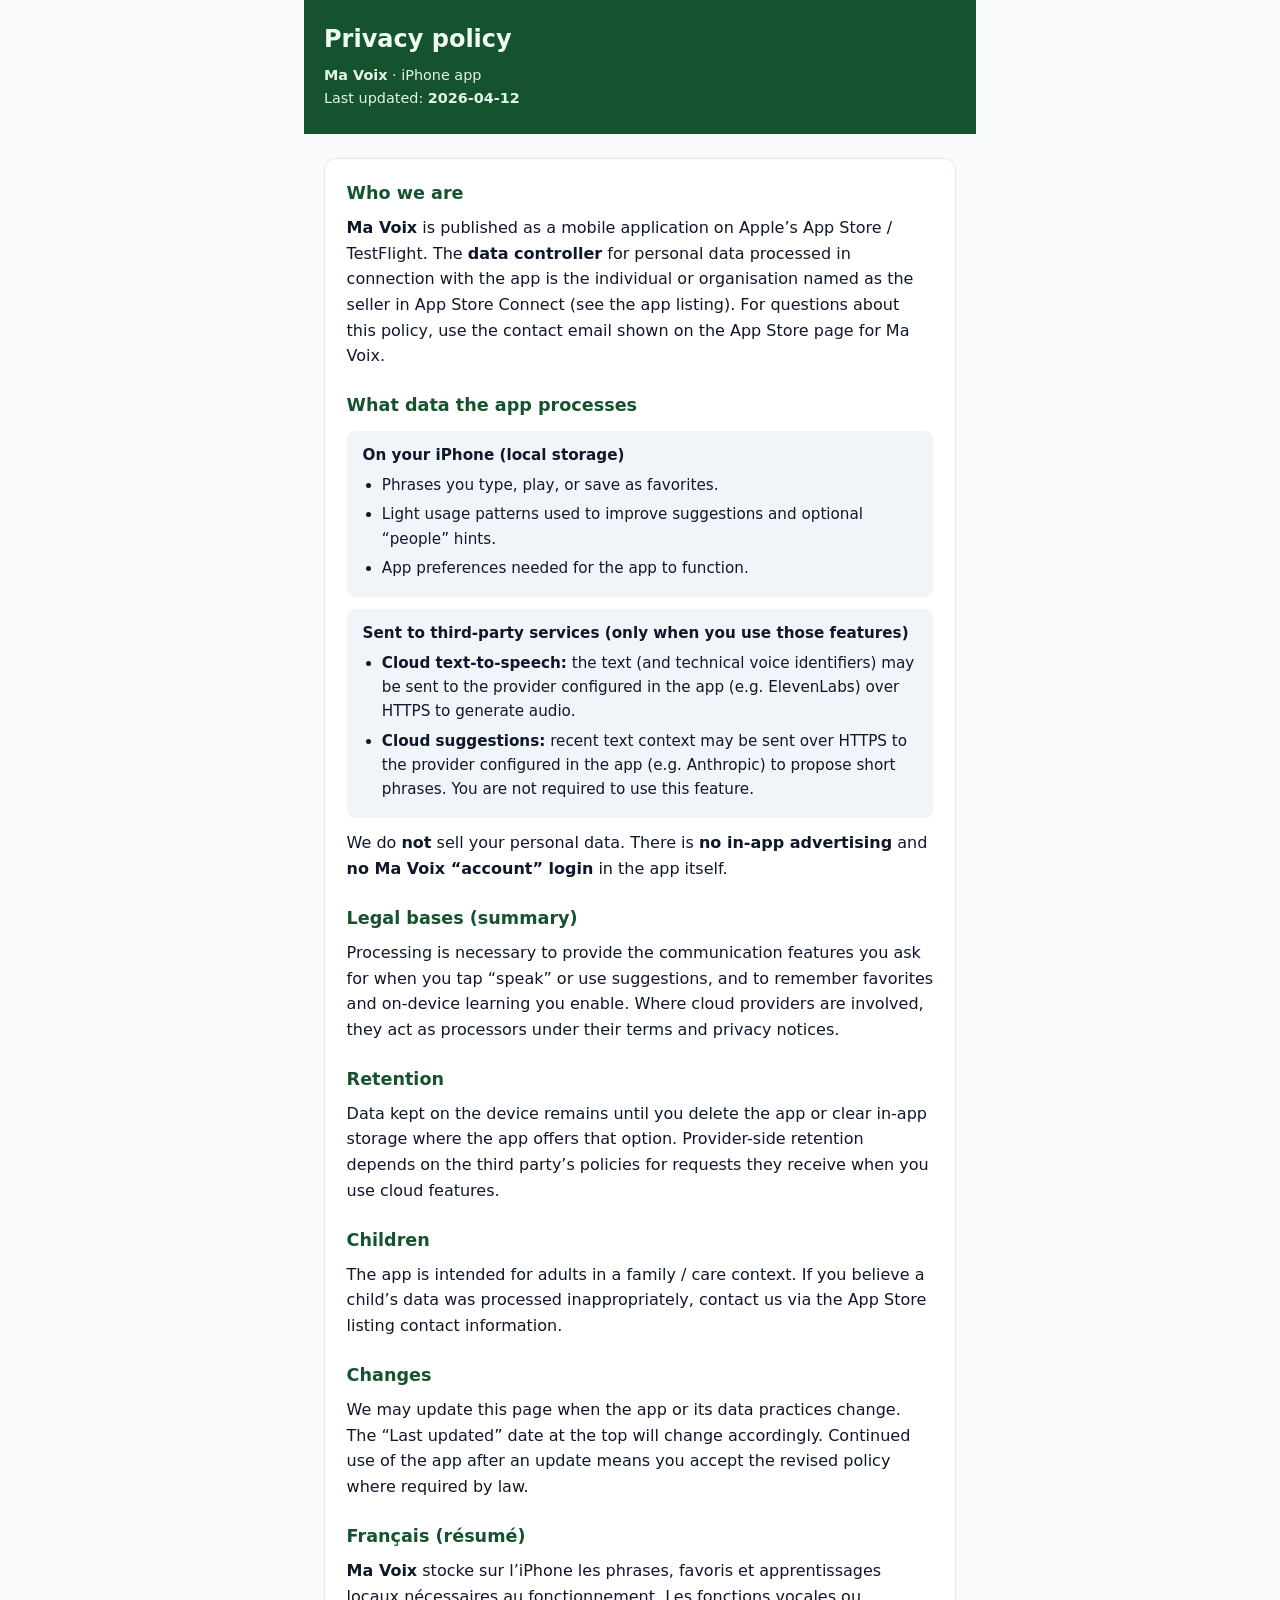
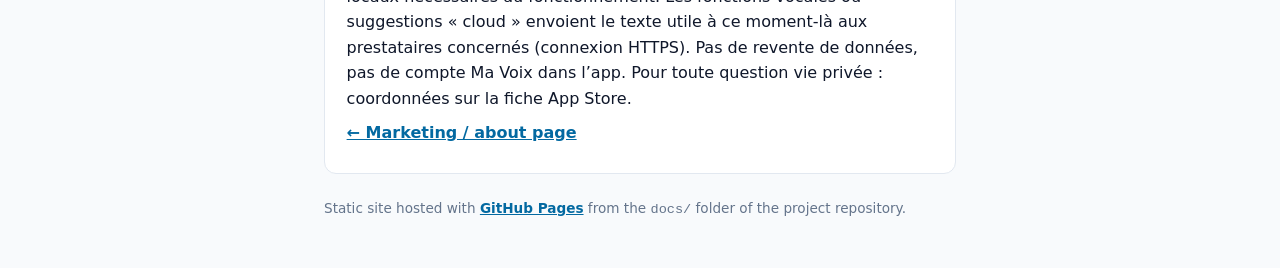
<file: ma-voix-privacy.html>
<!DOCTYPE html>
<html lang="en">
  <head>
    <meta charset="utf-8" />
    <meta name="viewport" content="width=device-width, initial-scale=1" />
    <meta name="description" content="Privacy policy for the Ma Voix iPhone app." />
    <title>Privacy policy — Ma Voix</title>
    <style>
      * {
        box-sizing: border-box;
      }
      body {
        font-family: system-ui, -apple-system, "Segoe UI", Roboto, sans-serif;
        max-width: 42rem;
        margin: 0 auto;
        padding: 1.5rem 1.25rem 3rem;
        line-height: 1.6;
        color: #0f172a;
        background: #f8fafc;
      }
      header {
        background: #14532d;
        color: #f0fdf4;
        margin: -1.5rem -1.25rem 1.5rem;
        padding: 1.25rem 1.25rem 1.5rem;
      }
      header h1 {
        margin: 0 0 0.35rem;
        font-size: 1.5rem;
        font-weight: 800;
      }
      header .meta {
        margin: 0;
        font-size: 0.9rem;
        opacity: 0.95;
      }
      main {
        background: #fff;
        border-radius: 12px;
        padding: 1.25rem 1.35rem;
        border: 1px solid #e2e8f0;
      }
      h2 {
        font-size: 1.1rem;
        margin: 1.4rem 0 0.45rem;
        color: #14532d;
      }
      h2:first-of-type {
        margin-top: 0;
      }
      p {
        margin: 0.5rem 0;
      }
      ul {
        margin: 0.35rem 0 0;
        padding-left: 1.2rem;
      }
      li {
        margin: 0.3rem 0;
      }
      .box {
        background: #f1f5f9;
        border-radius: 8px;
        padding: 0.75rem 1rem;
        margin: 0.75rem 0;
        font-size: 0.95rem;
      }
      a {
        color: #0369a1;
        font-weight: 600;
      }
      footer {
        margin-top: 1.5rem;
        font-size: 0.85rem;
        color: #64748b;
      }
    </style>
  </head>
  <body>
    <header>
      <h1>Privacy policy</h1>
      <p class="meta"><strong>Ma Voix</strong> · iPhone app</p>
      <p class="meta">Last updated: <strong>2026-04-12</strong></p>
    </header>

    <main>
      <h2>Who we are</h2>
      <p>
        <strong>Ma Voix</strong> is published as a mobile application on Apple’s App Store / TestFlight.
        The <strong>data controller</strong> for personal data processed in connection with the app is the
        individual or organisation named as the seller in App Store Connect (see the app listing).
        For questions about this policy, use the contact email shown on the App Store page for Ma Voix.
      </p>

      <h2>What data the app processes</h2>
      <div class="box">
        <strong>On your iPhone (local storage)</strong>
        <ul>
          <li>Phrases you type, play, or save as favorites.</li>
          <li>Light usage patterns used to improve suggestions and optional “people” hints.</li>
          <li>App preferences needed for the app to function.</li>
        </ul>
      </div>
      <div class="box">
        <strong>Sent to third-party services (only when you use those features)</strong>
        <ul>
          <li>
            <strong>Cloud text-to-speech:</strong> the text (and technical voice identifiers) may be sent
            to the provider configured in the app (e.g. ElevenLabs) over HTTPS to generate audio.
          </li>
          <li>
            <strong>Cloud suggestions:</strong> recent text context may be sent over HTTPS to the provider
            configured in the app (e.g. Anthropic) to propose short phrases. You are not required to use
            this feature.
          </li>
        </ul>
      </div>
      <p>
        We do <strong>not</strong> sell your personal data. There is <strong>no in-app advertising</strong>
        and <strong>no Ma Voix “account” login</strong> in the app itself.
      </p>

      <h2>Legal bases (summary)</h2>
      <p>
        Processing is necessary to provide the communication features you ask for when you tap “speak” or
        use suggestions, and to remember favorites and on-device learning you enable. Where cloud
        providers are involved, they act as processors under their terms and privacy notices.
      </p>

      <h2>Retention</h2>
      <p>
        Data kept on the device remains until you delete the app or clear in-app storage where the app
        offers that option. Provider-side retention depends on the third party’s policies for requests
        they receive when you use cloud features.
      </p>

      <h2>Children</h2>
      <p>
        The app is intended for adults in a family / care context. If you believe a child’s data was
        processed inappropriately, contact us via the App Store listing contact information.
      </p>

      <h2>Changes</h2>
      <p>
        We may update this page when the app or its data practices change. The “Last updated” date at the
        top will change accordingly. Continued use of the app after an update means you accept the revised
        policy where required by law.
      </p>

      <h2>Français (résumé)</h2>
      <p>
        <strong>Ma Voix</strong> stocke sur l’iPhone les phrases, favoris et apprentissages locaux nécessaires
        au fonctionnement. Les fonctions vocales ou suggestions « cloud » envoient le texte utile à ce
        moment-là aux prestataires concernés (connexion HTTPS). Pas de revente de données, pas de compte
        Ma Voix dans l’app. Pour toute question vie privée : coordonnées sur la fiche App Store.
      </p>

      <p><a href="index.html">← Marketing / about page</a></p>
    </main>

    <footer>
      Static site hosted with <a href="https://pages.github.com/">GitHub Pages</a> from the
      <code>docs/</code> folder of the project repository.
    </footer>
  </body>
</html>
</file>
<file: assets/css/main.min.css>
*{-webkit-box-sizing:border-box;box-sizing:border-box}*:after,*:before{-webkit-box-sizing:border-box;box-sizing:border-box}body{overflow:hidden}html,body,div,main,span,applet,object,iframe,h1,h2,h3,h4,h5,h6,p,blockquote,pre,a,abbr,acronym,address,big,cite,code,del,dfn,em,img,ins,kbd,q,s,samp,small,strike,strong,sub,sup,tt,var,b,u,i,center,dl,dt,dd,ol,ul,li,fieldset,form,label,legend,table,caption,tbody,tfoot,thead,tr,th,td,article,aside,canvas,details,embed,figure,figcaption,footer,header,hgroup,menu,nav,output,ruby,section,summary,time,mark,audio,video{color:white;-webkit-box-sizing:border-box;box-sizing:border-box;margin:0;padding:0;border:0;outline:0;font-size:100%;font-weight:inherit;font-style:inherit;font-family:inherit;vertical-align:baseline}article,aside,details,figcaption,figure,footer,header,hgroup,nav,section,summary,main{display:block}*{-webkit-tap-highlight-color:transparent;-webkit-text-size-adjust:100%;-ms-text-size-adjust:100%;-webkit-font-smoothing:subpixel-antialiased;-moz-osx-font-smoothing:grayscale}a{text-decoration:none}body{line-height:1}ol,ul{list-style-type:none}table{border-collapse:collapse;border-spacing:0}caption,th,td{text-align:left;font-weight:400}input,textarea{-webkit-border-radius:0;-moz-border-radius:0}button,input[type="button"]{background:0}:required{-webkit-box-shadow:none;-o-box-shadow:none;-ms-box-shadow:none;box-shadow:none}em,i{font-style:italic}strong,b{font-weight:700}u{text-decoration:underline}pre,code{font-family:Monaco,Courier,monospace}pre{white-space:pre;white-space:pre-wrap;white-space:pre-line;word-wrap:break-word}blockquote,q{quotes:"" ""}blockquote:before,blockquote:after{content:""}q:before,q:after{content:""}a{cursor:pointer}input[type="submit"],input[type="button"]{cursor:pointer}button,label[for]{cursor:pointer}img{-ms-interpolation-mode:bicubic}.noselect{-webkit-touch-callout:none;-webkit-user-select:none;-khtml-user-select:none;-moz-user-select:none;-ms-user-select:none;user-select:none}html{font-size:62.5%;font-family:'Open Sans',sans-serif;width:100%;height:100%}body{width:100%;height:100%;font-size:14px;line-height:1.5em}.name{font-size:44px;line-height:1.2em;margin-bottom:42px}@media (min-width:500px){body{font-size:20px}.name{font-size:64px}}@media (min-width:700px){body{font-size:20px}.name{font-size:64px}}.intro{width:100%;height:100%;background:#301414;background:linear-gradient(90deg,#301414,#542424);background:-moz-linear-gradient(top,#301414 0%,#542424 100%);background:-webkit-linear-gradient(top,#301414 0%,#542424 100%);background:linear-gradient(to bottom,#301414 0%,#542424 100%);text-align:center;display:-webkit-box;display:flex;-webkit-box-pack:center;justify-content:center;-webkit-box-align:center;align-items:center;position:relative;padding:20px}.intro-title{-webkit-font-smoothing:antialiased}.intro-title>span{display:block;-webkit-transform:translateY(20px);transform:translateY(20px);opacity:0}@media (min-width:1100px){body{line-height:3em;font-size:16px}.intro-title>span{display:inline-block}.name{margin-bottom:0;font-size:64px}}.intro-title>span:nth-child(1){-webkit-animation-duration:1000ms;animation-duration:1000ms;-webkit-animation-name:slideIn;animation-name:slideIn;-webkit-animation-iteration-count:1;animation-iteration-count:1;-webkit-animation-delay:650ms;animation-delay:650ms;-webkit-animation-fill-mode:forwards;animation-fill-mode:forwards}.intro-title>span:nth-child(2){-webkit-animation-duration:1000ms;animation-duration:1000ms;-webkit-animation-name:slideIn;animation-name:slideIn;-webkit-animation-iteration-count:1;animation-iteration-count:1;-webkit-animation-delay:750ms;animation-delay:750ms;-webkit-animation-fill-mode:forwards;animation-fill-mode:forwards}.intro-title>span:nth-child(3){-webkit-animation-duration:1000ms;animation-duration:1000ms;-webkit-animation-name:slideIn;animation-name:slideIn;-webkit-animation-iteration-count:1;animation-iteration-count:1;-webkit-animation-delay:850ms;animation-delay:850ms;-webkit-animation-fill-mode:forwards;animation-fill-mode:forwards}.intro-title>span:nth-child(4){-webkit-animation-duration:1000ms;animation-duration:1000ms;-webkit-animation-name:slideIn;animation-name:slideIn;-webkit-animation-iteration-count:1;animation-iteration-count:1;-webkit-animation-delay:950ms;animation-delay:950ms;-webkit-animation-fill-mode:forwards;animation-fill-mode:forwards}.intro-title>span:nth-child(5){-webkit-animation-duration:1000ms;animation-duration:1000ms;-webkit-animation-name:slideIn;animation-name:slideIn;-webkit-animation-iteration-count:1;animation-iteration-count:1;-webkit-animation-delay:1050ms;animation-delay:1050ms;-webkit-animation-fill-mode:forwards;animation-fill-mode:forwards}@-webkit-keyframes slideIn{from{-webkit-transform:translateY(20px);transform:translateY(20px);opacity:0}to{-webkit-transform:initial;transform:initial;opacity:1}}@keyframes slideIn{from{-webkit-transform:translateY(20px);transform:translateY(20px);opacity:0}to{-webkit-transform:initial;transform:initial;opacity:1}}a:hover{text-decoration:underline}
</file>
